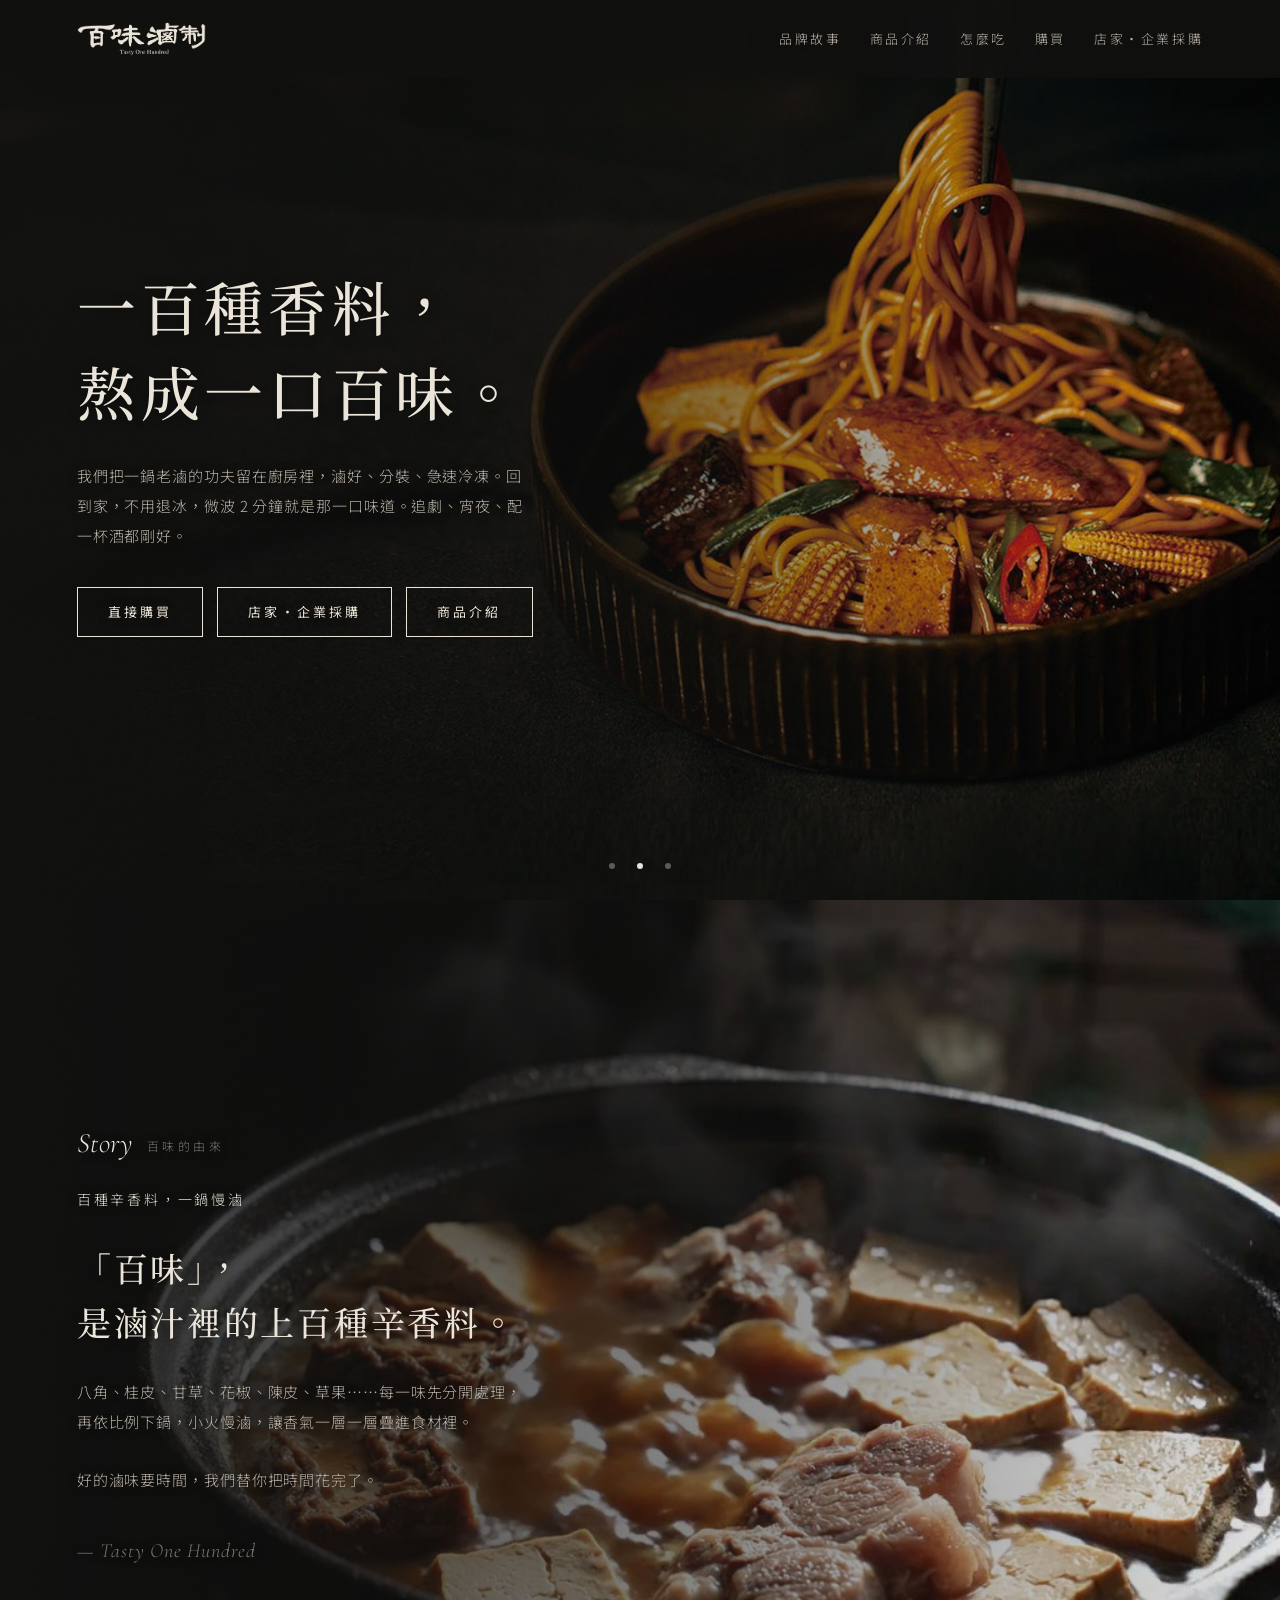
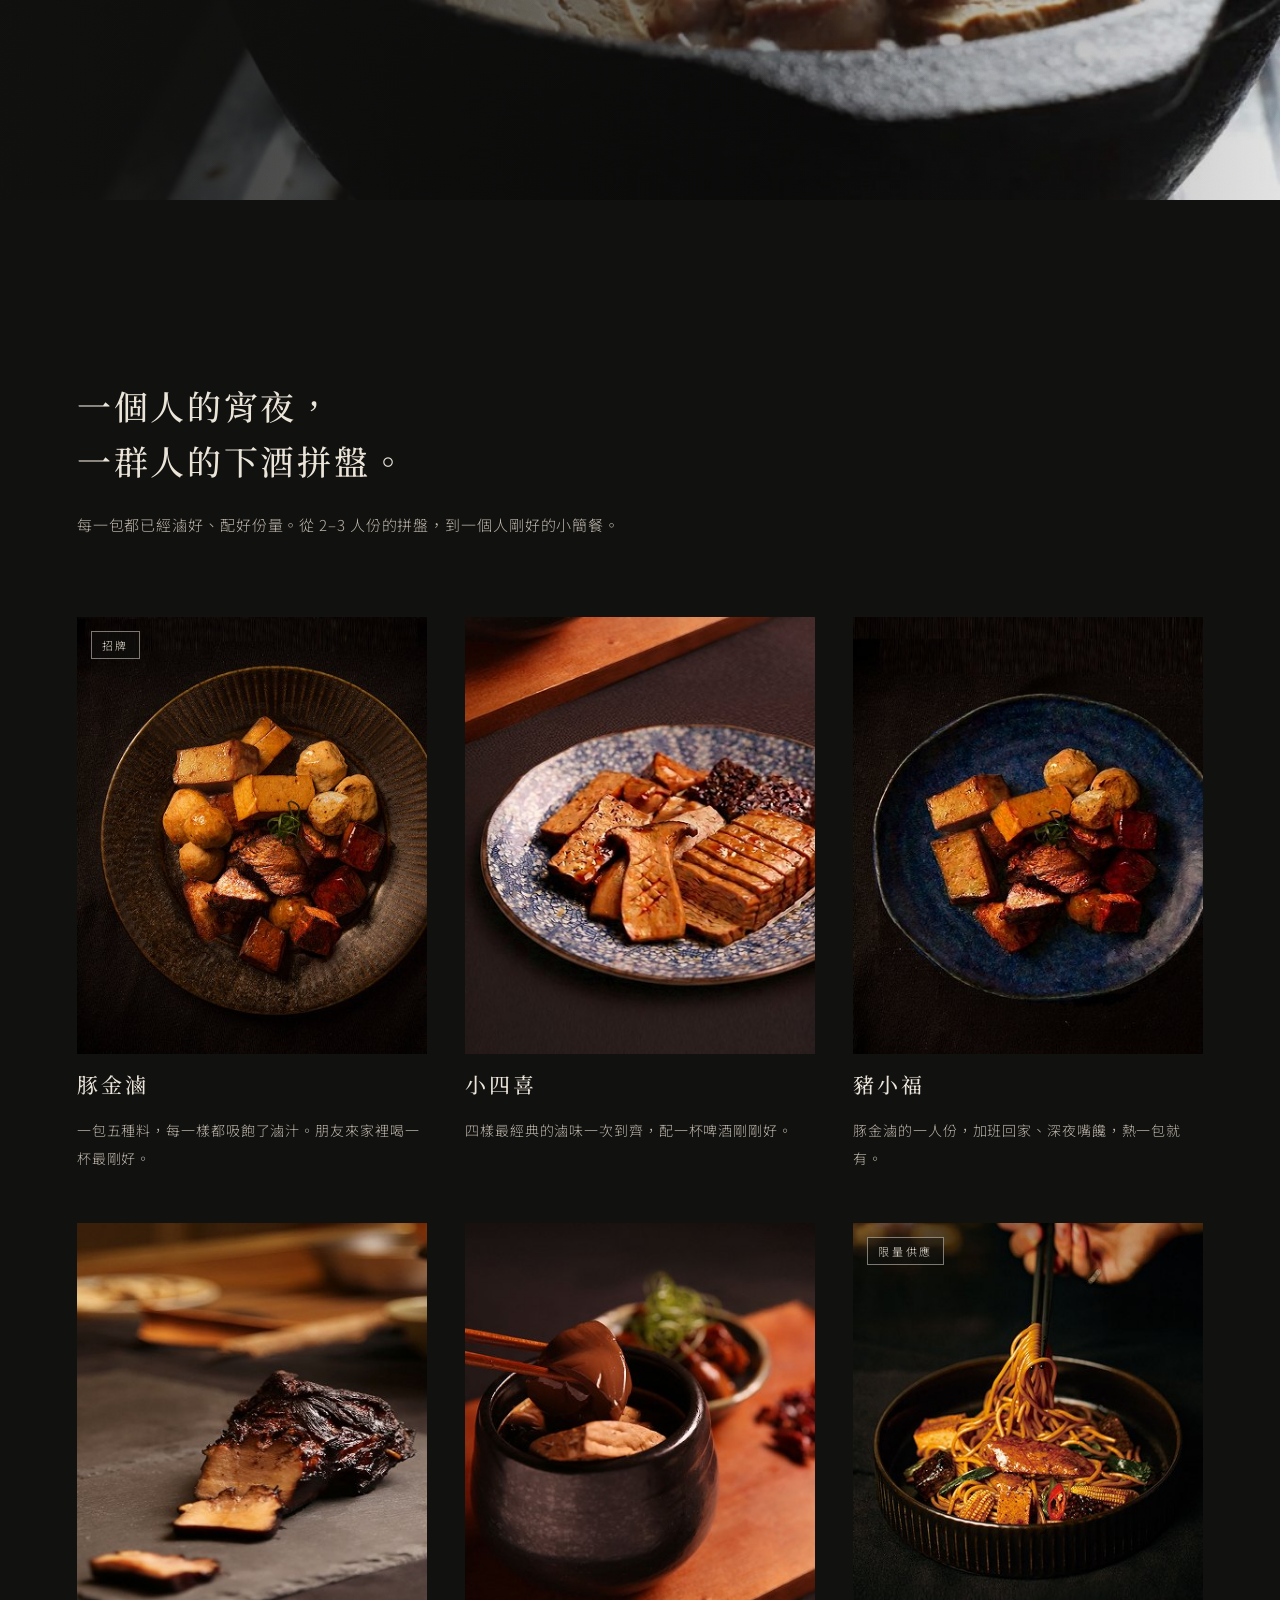
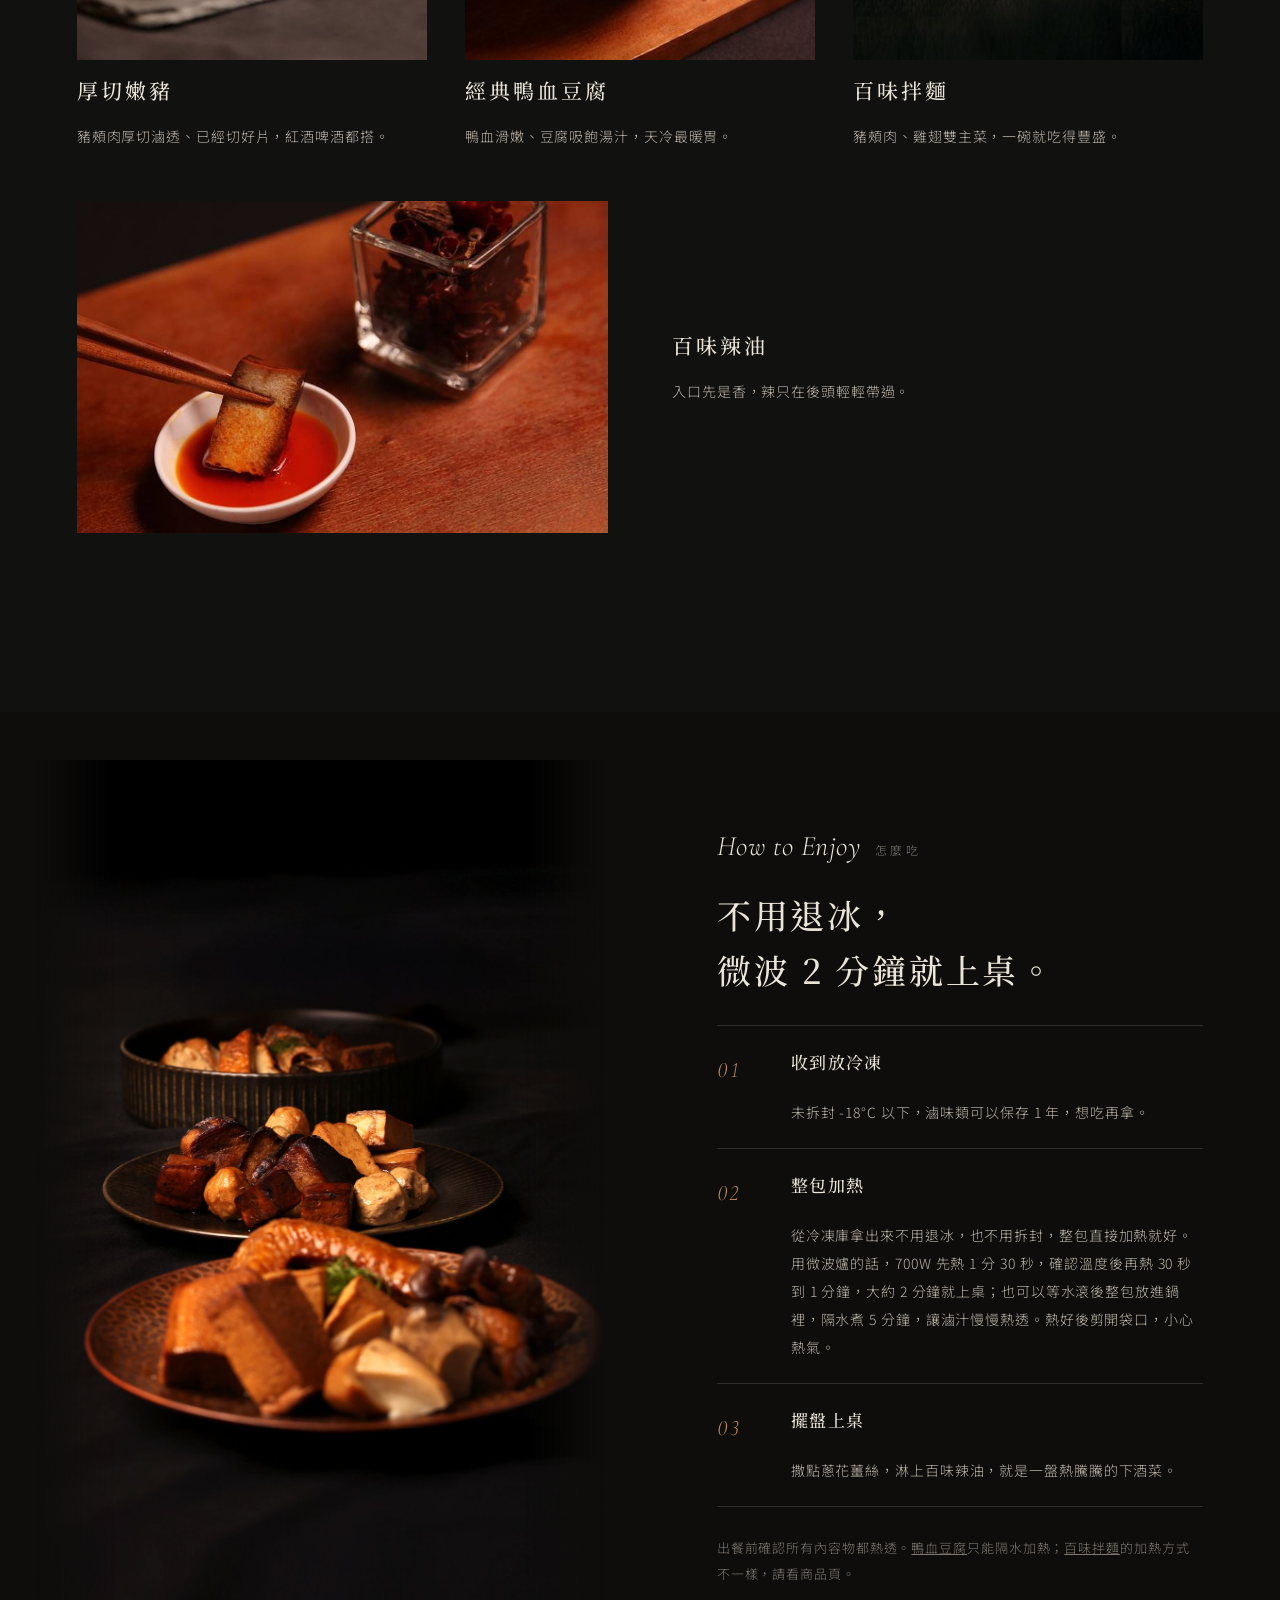
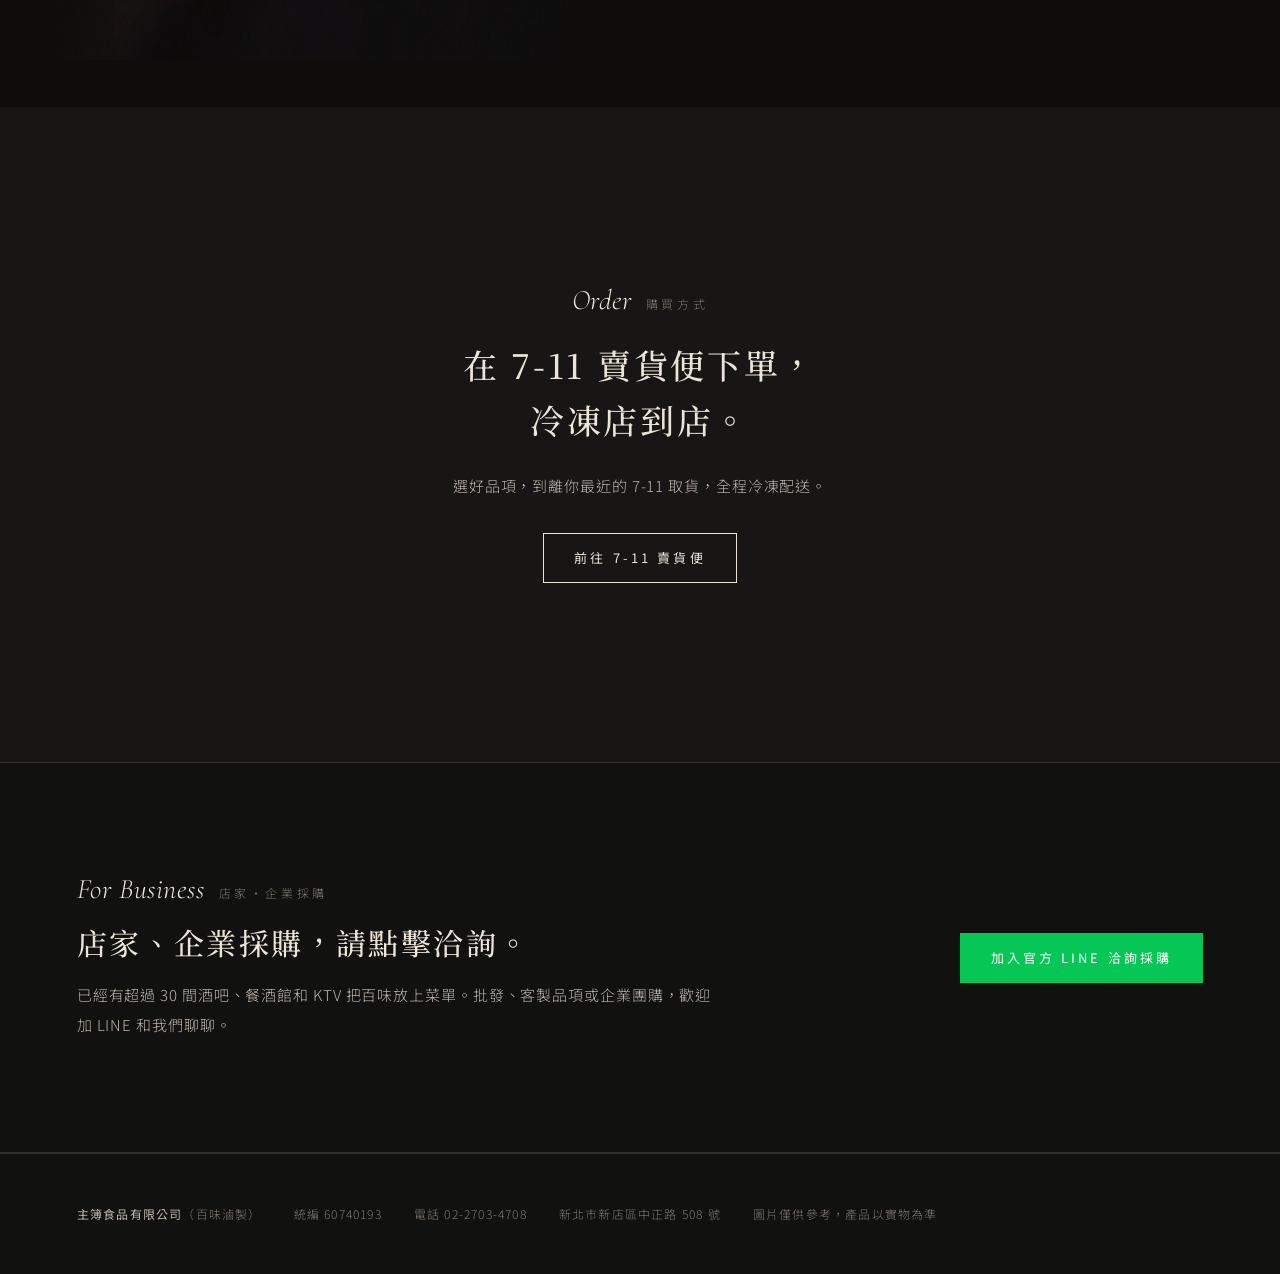
<file: index.html>
<!doctype html>
<html lang="zh-Hant">
<head>
<meta charset="utf-8">
<meta name="viewport" content="width=device-width, initial-scale=1, viewport-fit=cover">
<meta name="description" content="百味滷製：一鍋百種辛香料慢滷的滷汁，急速冷凍，不用退冰，微波 2 分鐘就上桌。追劇、宵夜、配一杯酒都剛好。7-11 冷凍店到店。">
<!-- ===== Meta Pixel：到 Meta 事件管理工具複製你的 Pixel 程式碼，貼在這裡 ===== -->
<title>百味滷製</title>
<link rel="icon" href="favicon.ico?v=20261113" sizes="any">
<link rel="icon" type="image/png" sizes="32x32" href="assets/img/favicon-32.png?v=20261113">
<link rel="apple-touch-icon" href="apple-touch-icon.png?v=20261113">
<link rel="preconnect" href="https://fonts.googleapis.com">
<link rel="preconnect" href="https://fonts.gstatic.com" crossorigin>
<link rel="stylesheet" href="https://fonts.googleapis.com/css2?family=Noto+Serif+TC:wght@400;500&family=Noto+Sans+TC:wght@300;400;500&family=Cormorant+Garamond:ital,wght@0,400;0,500;1,400&display=swap">
<!-- 改了 site.css 或 site.js 之後，要把這裡和頁尾 site.js 的 ?v= 換成當天日期，不然訪客的瀏覽器會繼續用舊檔，版面會跑掉 -->
<link rel="stylesheet" href="assets/site.css?v=20261111">
<script>document.documentElement.className += " js";</script>
<style>
/* 首頁（一頁式，給一般消費者）：品牌故事 → 品項介紹 → 怎麼吃 → 怎麼買；店家採購導到 LINE */
/* 選單列：一開始就是深色底（照設計稿） */
.top{background:rgba(17,17,16,.92);backdrop-filter:blur(8px)}
/* logo */
.logo img{height:34px;width:auto}
.sign{font-family:var(--latin);font-style:italic;font-size:20px;color:var(--muted);letter-spacing:.04em;margin-top:8px}
.spices{font-size:13px;color:var(--muted);letter-spacing:.3em;line-height:2.2}
/* 頁尾店家採購（導到 LINE）：LINE 綠色 */
.btn.line{border-color:#06c755;background:#06c755;color:#fff}
.btn.line:hover{background:transparent;color:#06c755}

/* 品項：像菜單一樣排列，不標價格 */
.prods{display:grid;grid-template-columns:repeat(3,1fr);gap:clamp(40px,4vw,64px) clamp(24px,3vw,40px)}
.prod{display:grid;gap:14px;align-content:start;min-width:0}
.prod .ph{aspect-ratio:4/5;overflow:hidden;position:relative;background:var(--bg2)}
.prod .ph img{width:100%;height:100%;object-fit:cover;object-position:var(--fp,50% 50%);transition:transform 1.4s ease}
/* --fp：產品照的裁切中心。p- 開頭的照片德婷已經裁成 4:5、產品置中，不用另外設；辣油還是舊照片所以有設 */
.prod:hover .ph img{transform:scale(1.03)}
/* 整張卡片點下去到商品頁（連結在名稱上，用 ::after 撐滿整張卡片） */
.prod{position:relative}
.prod .go{color:inherit;text-decoration:none}
.prod .go::after{content:"";position:absolute;inset:0;z-index:1}
.prod:hover .go{color:var(--accent)}
.prod .go:focus-visible{outline:none}
.prod:has(.go:focus-visible){outline:1px solid var(--head);outline-offset:6px}
.badge{position:absolute;top:14px;left:14px;font-size:11px;letter-spacing:.24em;color:var(--head);border:1px solid rgba(235,228,216,.5);background:rgba(17,17,16,.55);padding:2px 10px}
.prod h3{font-size:21px;letter-spacing:.14em}
.prod .meta{font-size:12px;color:var(--muted);letter-spacing:.14em;border-bottom:1px solid var(--line);padding-bottom:12px}
.prod .desc{font-size:14px}
.prod.wide{grid-column:1/-1;grid-template-columns:1fr 1fr;gap:clamp(24px,5vw,72px);align-items:center}
.prod.wide .ph{aspect-ratio:16/10}

/* 怎麼吃：左邊照片完整顯示（contain），底色跟照片的黑色一樣，看不出邊 */
#howto{background:#0f0d0c}
#howto .media.whole{background:#0f0d0c;display:grid;place-items:center}
#howto .media.whole img{position:relative;inset:auto;width:auto;height:auto;max-width:100%;max-height:100vh;object-fit:contain;-webkit-mask-image:linear-gradient(90deg,transparent,#000 14%,#000 86%,transparent);mask-image:linear-gradient(90deg,transparent,#000 14%,#000 86%,transparent)}
/* 怎麼吃 */
.steps{display:grid;margin:0;padding:0;list-style:none}
.steps li{display:grid;grid-template-columns:56px 1fr;gap:6px 18px;padding-block:22px;border-bottom:1px solid var(--line)}
.steps li:first-child{border-top:1px solid var(--line)}
.steps .n{font-family:var(--latin);font-style:italic;font-size:22px;color:var(--accent)}
.steps h3{font-size:17px}
.steps p{grid-column:2;font-size:14px}

/* 店家採購導流 */
.biz-band{border-top:1px solid var(--line);border-bottom:1px solid var(--line);padding:clamp(64px,9vw,112px) var(--pad);display:grid;grid-template-columns:1fr auto;gap:32px 64px;align-items:center}
.biz-band .t{display:grid;gap:14px;max-width:640px}
.biz-band h2{font-size:clamp(22px,2.4vw,30px)}

@media (max-width:900px){
  /* 手機版首頁：輪播照片完整顯示在上方，不被文字遮住；圓點在照片下面，文字和按鈕接在後面 */
  .hero{flex-direction:column;align-items:stretch;justify-content:flex-start;min-height:0;padding-top:84px}
  .hero .media{position:relative;inset:auto;z-index:0;aspect-ratio:1/1;order:1}
  .hero .media::after{display:none}
  .hero .dots{position:static;transform:none;order:2;justify-content:center;margin-top:6px}
  .hero .text{order:3;padding:20px var(--pad) 64px;text-shadow:none}
  /* 手機版怎麼吃：照片鋪滿當背景，加深色漸層，文字疊在照片上 */
  #howto{position:relative;isolation:isolate}
  #howto .media.whole{position:absolute;inset:0;z-index:-1;aspect-ratio:auto;display:block}
  #howto .media.whole img{position:absolute;inset:0;width:100%;height:100%;max-height:none;object-fit:cover;object-position:50% 75%;-webkit-mask-image:none;mask-image:none}
  #howto .media.whole::after{content:"";position:absolute;inset:0;background:linear-gradient(180deg,rgba(15,13,12,.55) 0%,rgba(15,13,12,.78) 40%,rgba(15,13,12,.9) 100%)}
  #howto .text{padding-top:96px;text-shadow:0 1px 12px rgba(0,0,0,.5)}
  .prods{grid-template-columns:1fr 1fr}
  .prod.wide{grid-template-columns:1fr}
  .biz-band{grid-template-columns:1fr}
}
@media (max-width:560px){
  .prods{grid-template-columns:1fr}
  .biz-band .btn{width:100%}
}
</style>
</head>
<body>

<header class="top">
  <a class="logo" href="./" aria-label="百味滷制 首頁"><img src="assets/img/logo.png" alt="百味滷制 Tasty One Hundred" width="337" height="89"></a>
  <nav class="nav" aria-label="主選單">
    <a href="#story">品牌故事</a>
    <a href="#menu">商品介紹</a>
    <a href="#howto">怎麼吃</a>
    <a href="#buy">購買</a>
    <a class="biz" href="#business" data-cta="biz-nav">店家・企業採購</a>
  </nav>
  <button class="burger" aria-label="開啟選單"><i></i><i></i></button>
</header>
<div class="menu" role="dialog" aria-label="選單">
  <button class="x">CLOSE ✕</button>
  <a href="#story">品牌故事</a>
  <a href="#menu">商品介紹</a>
  <a href="#howto">怎麼吃</a>
  <a href="#buy">購買</a>
  <a href="#business" data-cta="biz-menu">店家・企業採購</a>
</div>

<!-- ============ HERO ============ -->
<!-- 待確認：賣貨便連結目前打不開（顯示「賣場資料不存在」），請換成正確的賣場網址。本頁有 2 個按鈕用到，搜尋 GM250926569503 就能找到 -->
<section class="full hero">
  <div class="text">
    <h1 class="rv">一百種香料，<br>熬成一口百味。</h1>
    <p class="rv">我們把一鍋老滷的功夫留在廚房裡，滷好、分裝、急速冷凍。回到家，不用退冰，微波 2 分鐘就是那一口味道。追劇、宵夜、配一杯酒都剛好。</p>
    <div class="btns rv">
      <a class="btn" href="https://myship.7-11.com.tw/general/detail/GM250926569503" target="_blank" rel="noopener" data-cta="buy-hero">直接購買</a>
      <a class="btn" href="#business" data-cta="biz-hero">店家・企業採購</a>
      <a class="btn" href="#menu" data-cta="menu-hero">商品介紹</a>
    </div>
  </div>
  <!-- 輪播：每 6 秒換一張，下方圓點可以切換。照片是德婷做的 1920 寬版本，左邊留暗放字；--fp 是手機版的裁切中心 -->
  <div class="media rv slides">
    <img class="on" src="assets/img/hero-1.jpg" alt="兩盤百味滷味放在黑色桌面上" style="--fp:62% 50%">
    <img loading="lazy" src="assets/img/hero-2.jpg" alt="筷子夾起百味拌麵" style="--fp:68% 50%">
    <img loading="lazy" src="assets/img/hero-3.jpg" alt="筷子夾起一塊滷豆乾，石板上擺著滷味" style="--fp:60% 50%">
  </div>
  <div class="dots" aria-label="切換首頁照片"></div>
</section>

<!-- ============ STORY ============ -->
<!-- 待確認：以下故事為草稿，辛香料種類、熬滷方式等細節請依實際情況修改（b2b/index.html 的故事區塊也要一起改） -->
<!-- 背景影片：assets/video/story.mp4；影片載入前、或手機省電模式不自動播放時，顯示 story-poster.jpg -->
<section class="full" id="story">
  <div class="text">
    <span class="label rv">Story<small>百味的由來</small></span>
    <p class="lead rv">百種辛香料，一鍋慢滷</p>
    <h2 class="rv">「百味」，<br>是滷汁裡的上百種辛香料。</h2>
    <p class="rv">八角、桂皮、甘草、花椒、陳皮、草果⋯⋯每一味先分開處理，再依比例下鍋，小火慢滷，讓香氣一層一層疊進食材裡。</p>
    <p class="rv">好的滷味要時間，我們替你把時間花完了。</p>
    <p class="sign rv">— Tasty One Hundred</p>
  </div>
  <div class="media"><span class="grain" aria-hidden="true"></span><video class="bg-video" autoplay muted loop playsinline preload="metadata" poster="assets/img/story-poster.jpg" aria-hidden="true"><source src="assets/video/story.mp4" type="video/mp4"></video></div>
</section>

<!-- ============ MENU ============ -->
<section class="sec" id="menu">
  <div class="wrap">
    <div class="head">
      <h2 class="rv">一個人的宵夜，<br>一群人的下酒拼盤。</h2>
      <p class="rv">每一包都已經滷好、配好份量。從 2–3 人份的拼盤，到一個人剛好的小簡餐。</p>
    </div>
    <div class="prods">
      <article class="prod rv">
        <div class="ph"><img loading="lazy" src="assets/img/p-zmf.jpg" alt="豚金滷"><span class="badge">招牌</span></div>
        <h3><a class="go" href="product.html?p=zmf">豚金滷</a></h3>
        <p class="desc">一包五種料，每一樣都吸飽了滷汁。朋友來家裡喝一杯最剛好。</p>
      </article>
      <article class="prod rv">
        <div class="ph"><img loading="lazy" src="assets/img/p-ssx.jpg" alt="小四喜"></div>
        <h3><a class="go" href="product.html?p=ssx">小四喜</a></h3>
        <p class="desc">四樣最經典的滷味一次到齊，配一杯啤酒剛剛好。</p>
      </article>
      <article class="prod rv">
        <div class="ph"><img loading="lazy" src="assets/img/p-zxf.jpg" alt="豬小福"></div>
        <h3><a class="go" href="product.html?p=zxf">豬小福</a></h3>
        <p class="desc">豚金滷的一人份，加班回家、深夜嘴饞，熱一包就有。</p>
      </article>
      <article class="prod rv">
        <div class="ph"><img loading="lazy" src="assets/img/p-hq.jpg" alt="厚切嫩豬"></div>
        <h3><a class="go" href="product.html?p=hq">厚切嫩豬</a></h3>
        <p class="desc">豬頰肉厚切滷透、已經切好片，紅酒啤酒都搭。</p>
      </article>
      <article class="prod rv">
        <div class="ph"><img loading="lazy" src="assets/img/p-yx.jpg" alt="經典鴨血豆腐"></div>
        <h3><a class="go" href="product.html?p=yx">經典鴨血豆腐</a></h3>
        <p class="desc">鴨血滑嫩、豆腐吸飽湯汁，天冷最暖胃。</p>
      </article>
      <article class="prod rv">
        <div class="ph"><img loading="lazy" src="assets/img/p-noodle.jpg" alt="百味拌麵"><span class="badge">限量供應</span></div>
        <h3><a class="go" href="product.html?p=noodle">百味拌麵</a></h3>
        <p class="desc">豬頰肉、雞翅雙主菜，一碗就吃得豐盛。</p>
      </article>
      <article class="prod wide rv">
        <div class="ph"><img loading="lazy" src="assets/img/oil.jpg" alt="百味辣油" style="--fp:55% 58%"></div>
        <div style="display:grid;gap:14px">
          <h3><a class="go" href="product.html?p=oil">百味辣油</a></h3>
          <p class="desc">入口先是香，辣只在後頭輕輕帶過。</p>
        </div>
      </article>
    </div>
  </div>
</section>

<!-- ============ HOW TO ============ -->
<!-- 怎麼吃：照片解析度不夠滿版，改回左圖右文；照片完整顯示、不裁切，擺盤都在畫面內 -->
<section class="split" id="howto">
  <div class="media rv whole"><img src="assets/img/howto.jpg" width="1200" height="1905" alt="三盤百味滷味疊放在黑色桌面上"></div>
  <div class="text">
    <span class="label rv">How to Enjoy<small>怎麼吃</small></span>
    <h2 class="rv">不用退冰，<br>微波 2 分鐘就上桌。</h2>
    <ol class="steps rv">
      <li><span class="n">01</span><h3>收到放冷凍</h3><p>未拆封 -18°C 以下，滷味類可以保存 1 年，想吃再拿。</p></li>
      <li><span class="n">02</span><h3>整包加熱</h3><p>從冷凍庫拿出來不用退冰，也不用拆封，整包直接加熱就好。用微波爐的話，700W 先熱 1 分 30 秒，確認溫度後再熱 30 秒到 1 分鐘，大約 2 分鐘就上桌；也可以等水滾後整包放進鍋裡，隔水煮 5 分鐘，讓滷汁慢慢熱透。熱好後剪開袋口，小心熱氣。</p></li>
      <li><span class="n">03</span><h3>擺盤上桌</h3><p>撒點蔥花薑絲，淋上百味辣油，就是一盤熱騰騰的下酒菜。</p></li>
    </ol>
    <p class="note rv">出餐前確認所有內容物都熱透。<a href="product.html?p=yx">鴨血豆腐</a>只能隔水加熱；<a href="product.html?p=noodle">百味拌麵</a>的加熱方式不一樣，請看商品頁。</p>
  </div>
</section>

<!-- ============ BUY ============ -->
<section class="sec alt" id="buy" style="text-align:center">
  <div class="wrap" style="display:grid;gap:24px;justify-items:center">
    <span class="label rv">Order<small>購買方式</small></span>
    <h2 class="rv">在 7-11 賣貨便下單，<br>冷凍店到店。</h2>
    <p class="rv">選好品項，到離你最近的 7-11 取貨，全程冷凍配送。</p>
    <div class="btns rv" style="justify-content:center"><a class="btn" href="https://myship.7-11.com.tw/general/detail/GM250926569503" target="_blank" rel="noopener" data-cta="buy-order">前往 7-11 賣貨便</a></div>
  </div>
</section>

<!-- ============ FOR BUSINESS ============ -->
<section class="biz-band" id="business">
  <div class="t">
    <span class="label rv">For Business<small>店家・企業採購</small></span>
    <h2 class="rv">店家、企業採購，請點擊洽詢。</h2>
    <p class="rv">已經有超過 30 間酒吧、餐酒館和 KTV 把百味放上菜單。批發、客製品項或企業團購，歡迎加 LINE 和我們聊聊。</p>
  </div>
  <a class="btn line rv" href="https://lin.ee/7zMBIqU" target="_blank" rel="noopener" data-cta="line-biz-band">加入官方 LINE 洽詢採購</a>
</section>

<footer>
  <span><b>主簿食品有限公司</b>（百味滷製）</span>
  <span>統編 60740193</span>
  <span>電話 02-2703-4708</span>
  <span>新北市新店區中正路 508 號</span>
  <span>圖片僅供參考，產品以實物為準</span>
</footer>

<script src="assets/site.js?v=20261110"></script>
</body>
</html>
</file>
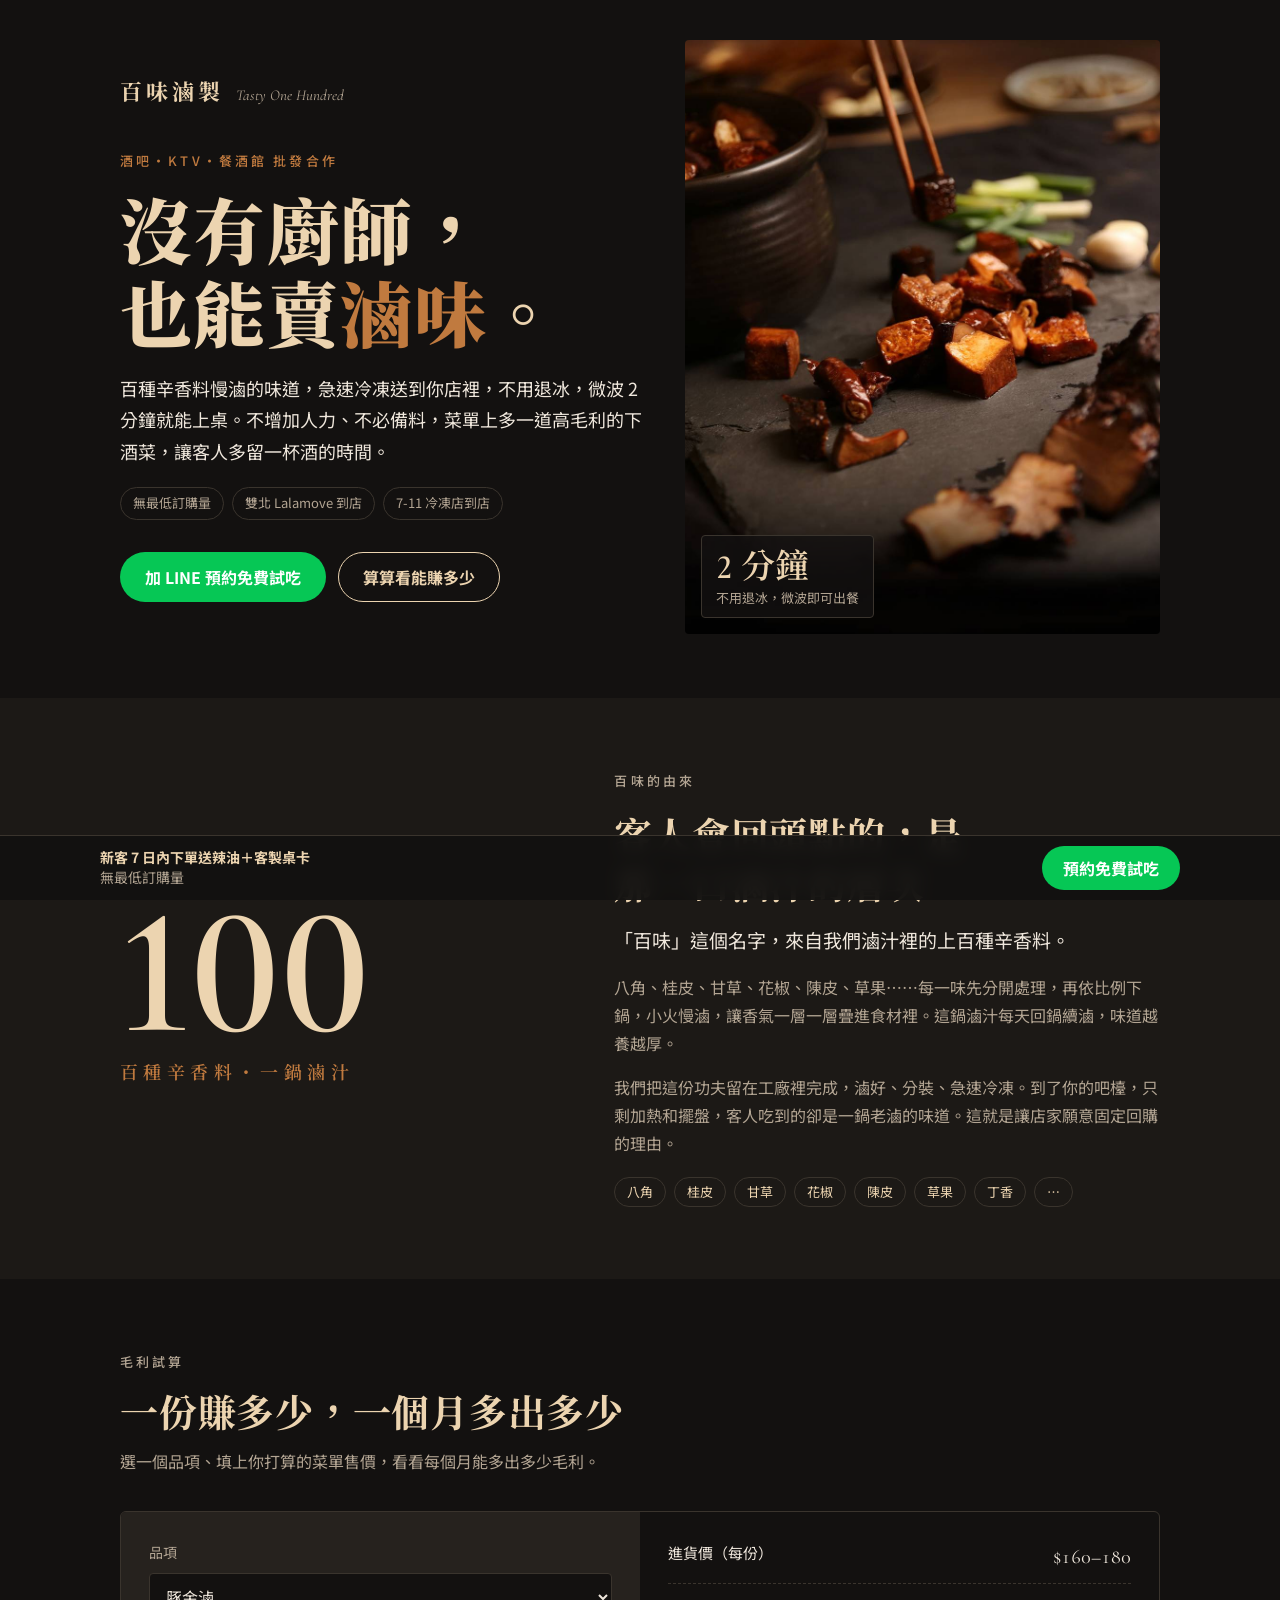
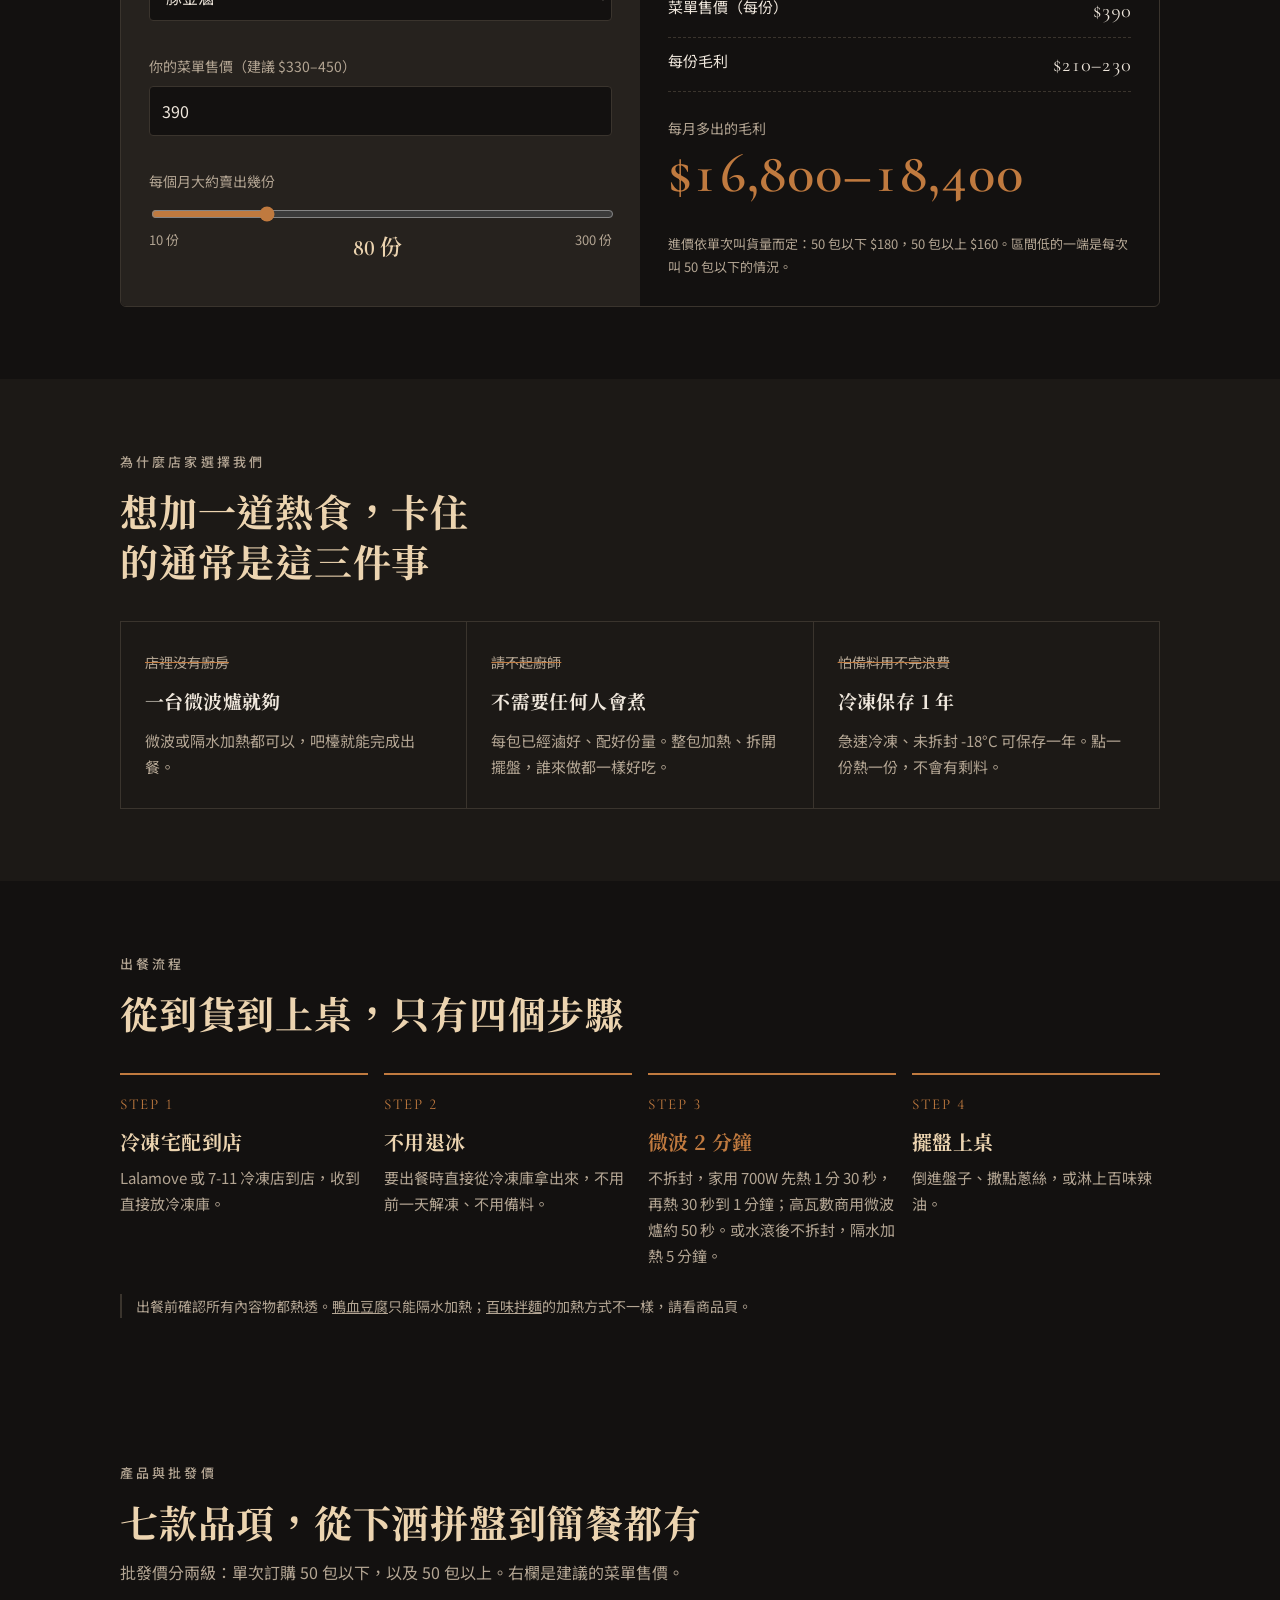
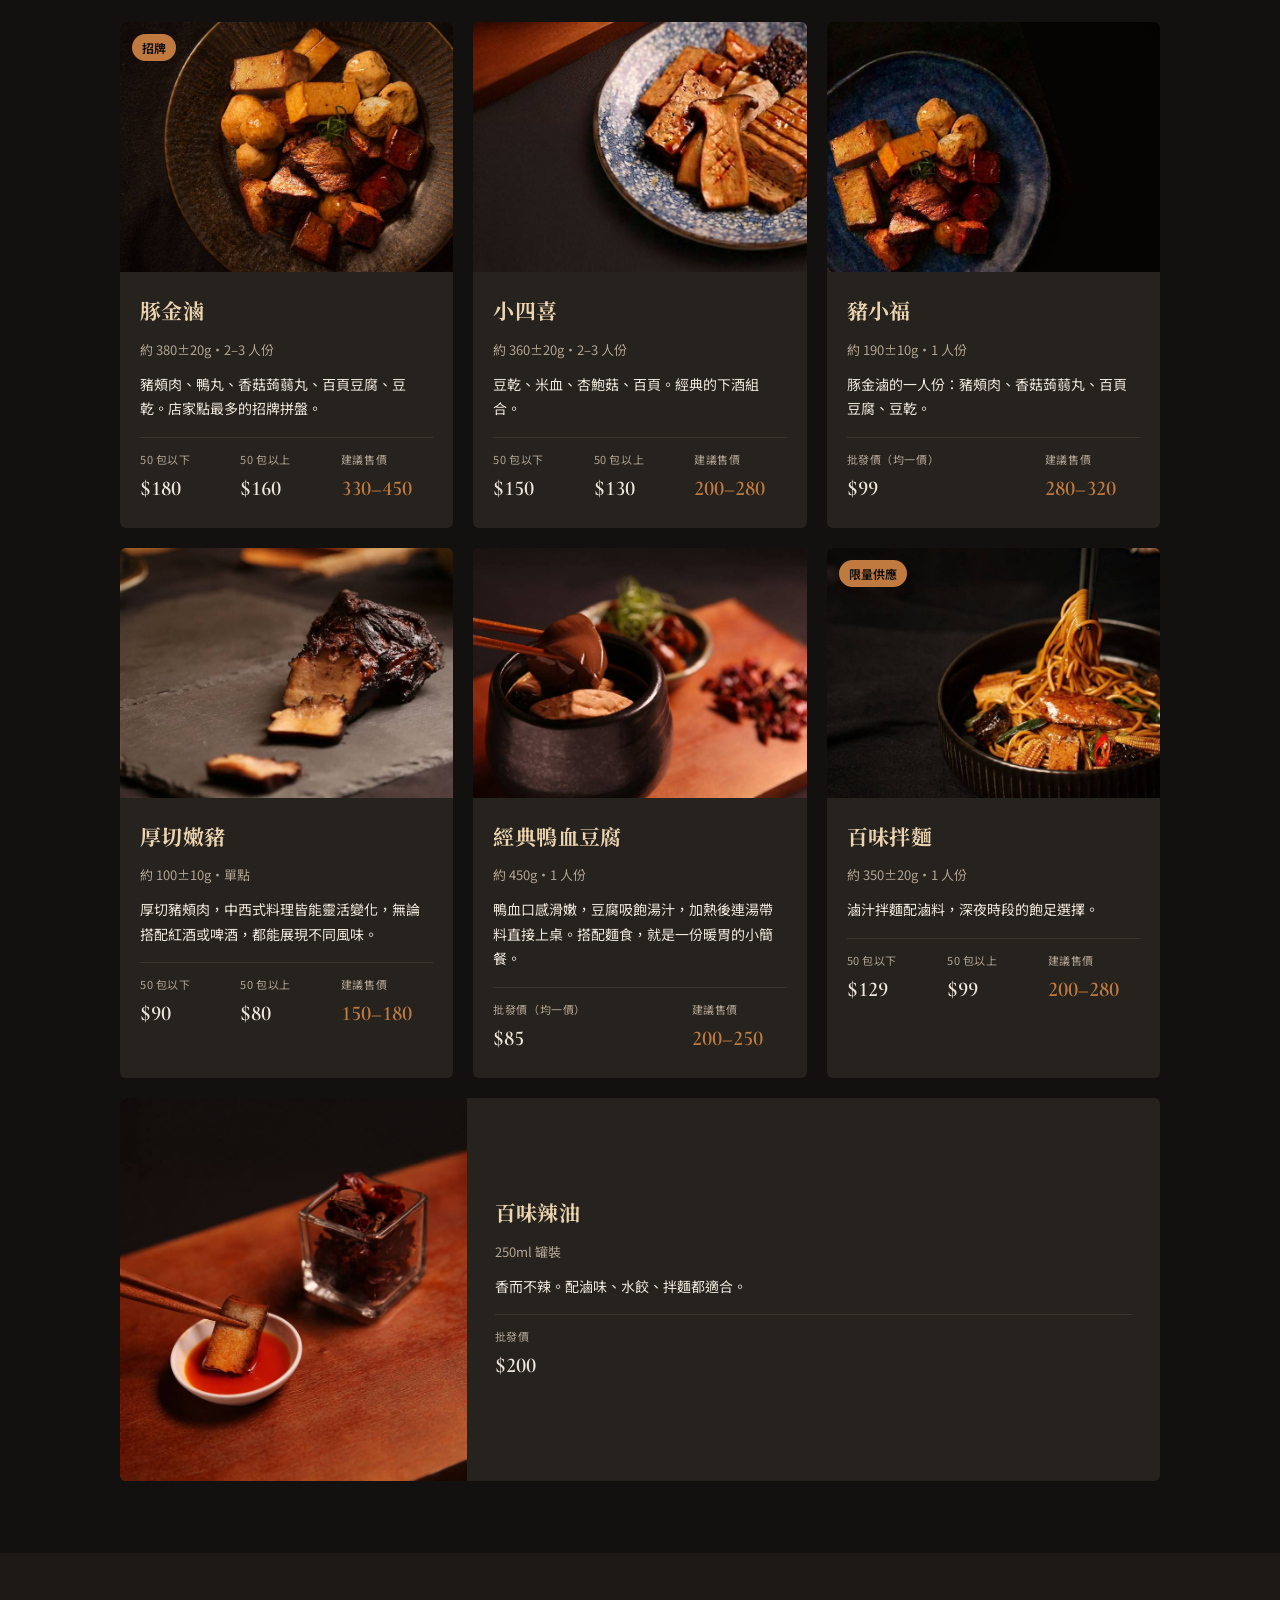
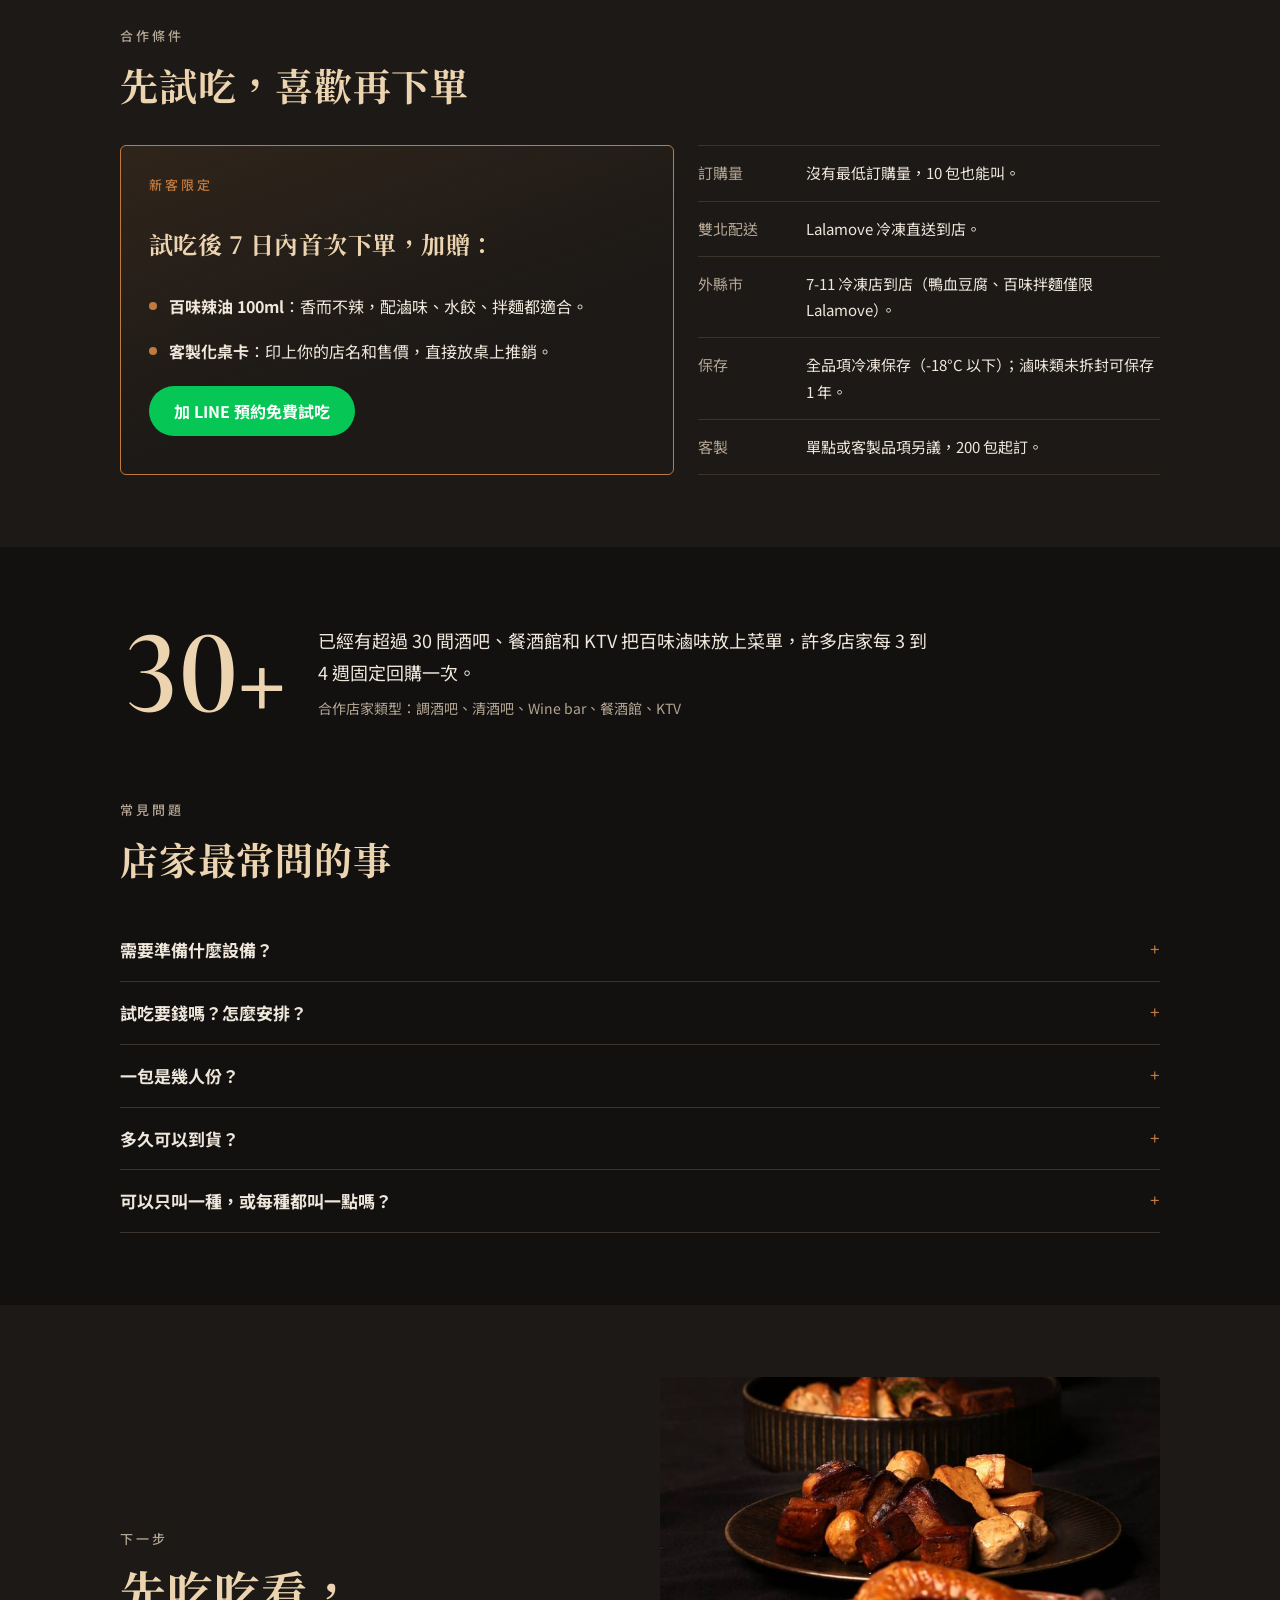
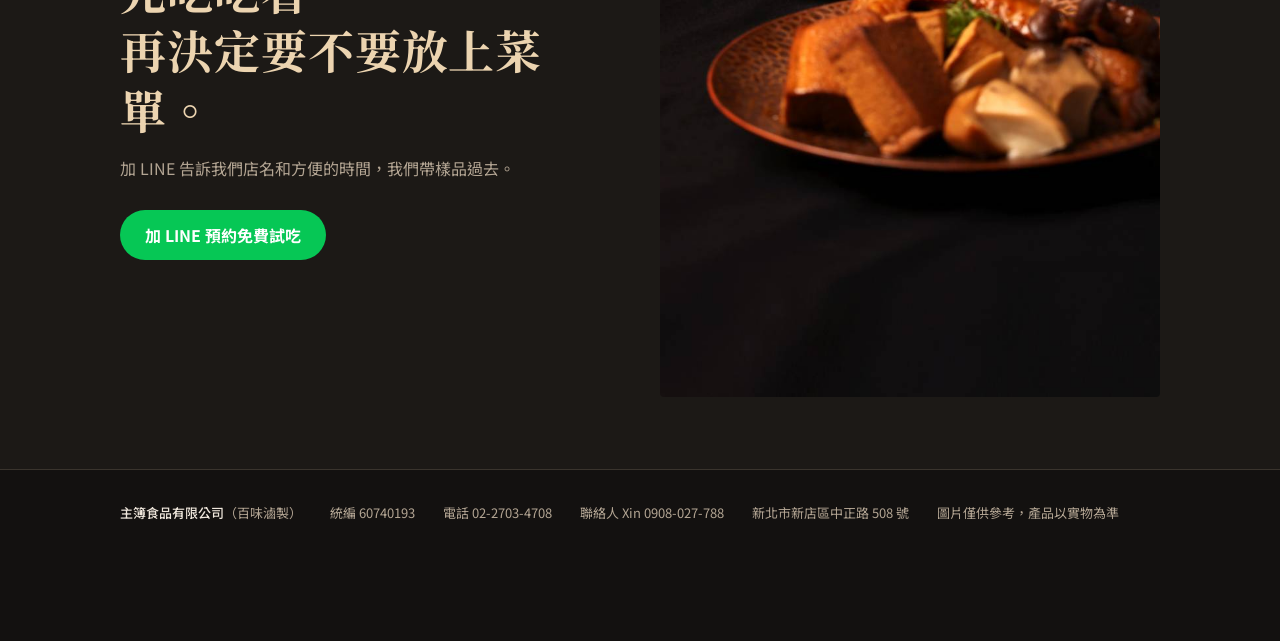
<file: b2b/index.html>
<!doctype html>
<html lang="zh-Hant">
<head>
<meta charset="utf-8">
<meta name="viewport" content="width=device-width, initial-scale=1, viewport-fit=cover">
<meta name="description" content="百味滷製冷凍滷味組合包，專為酒吧、KTV、餐酒館設計。百種辛香料慢滷，沒有廚師也能賣滷味：不用退冰，微波 2 分鐘上桌，為菜單多一道高毛利下酒菜，無最低訂購量。">
<!-- ===== Meta Pixel：到 Meta 事件管理工具複製你的 Pixel 程式碼，貼在這裡 ===== -->
<title>百味滷製 店家合作</title>
<!-- 分頁圖示：換圖後把 ?v= 換成當天日期，瀏覽器才會抓新圖 -->
<link rel="icon" href="../favicon.ico?v=20261113" sizes="any">
<link rel="icon" type="image/png" sizes="32x32" href="../assets/img/favicon-32.png?v=20261113">
<link rel="apple-touch-icon" href="../apple-touch-icon.png?v=20261113">
<link rel="preconnect" href="https://fonts.googleapis.com">
<link rel="preconnect" href="https://fonts.gstatic.com" crossorigin>
<link rel="stylesheet" href="https://fonts.googleapis.com/css2?family=Noto+Serif+TC:wght@500;700;900&family=Noto+Sans+TC:wght@400;500;700&family=Cormorant+Garamond:wght@500;600&display=swap">
<style>
/* Layout: 夜間酒吧吧檯 — 深色長頁，左文右圖的 hero，價格以帳單式欄位呈現，底部固定 CTA */
.val,.big b,.bill,.price b,.stamp b,.trust .num,.step .n{font-variant-numeric:lining-nums tabular-nums}
:root{
  --ink:#131110;        /* 頁面底色：吧檯暗面 */
  --soot:#1c1916;       /* 區塊底色 */
  --slate:#26221e;      /* 卡片底色：石板 */
  --line:#3a342d;       /* 細線 */
  --cream:#ecd4b0;      /* 品牌米金：同 logo 字色 */
  --braise:#c07a3f;     /* 滷汁琥珀：強調色 */
  --text:#efe7dc;
  --muted:#b3a593;
  --display:"Noto Serif TC","Songti TC","PMingLiU",serif;
  --body:"Noto Sans TC","PingFang TC","Microsoft JhengHei",system-ui,sans-serif;
  --num:"Cormorant Garamond","Noto Serif TC",Georgia,serif;
  color-scheme:dark;
}
*{box-sizing:border-box}
html{scroll-behavior:smooth}
@media (prefers-reduced-motion:reduce){html{scroll-behavior:auto}*{transition:none!important}}
body{background:var(--ink);color:var(--text);font-family:var(--body);font-size:16px;line-height:1.75;margin:0;padding-bottom:84px}
img{max-width:100%;display:block}
a{color:inherit}
.wrap{max-width:1080px;margin:0 auto;padding-inline:20px}
h1,h2,h3{font-family:var(--display);text-wrap:balance;margin:0;font-weight:700;letter-spacing:.02em}
h2{font-size:clamp(26px,4.4vw,38px);line-height:1.3;color:var(--cream)}
p{margin:0}
.eyebrow{font-size:13px;letter-spacing:.24em;color:var(--braise);font-weight:500}
section{padding-block:72px}
.sec-head{display:grid;gap:12px;margin-bottom:36px;max-width:640px}
.sec-head p{color:var(--muted)}

/* buttons */
.btn{display:inline-flex;align-items:center;justify-content:center;gap:8px;min-height:50px;padding:0 24px;border-radius:999px;font-weight:700;font-size:16px;text-decoration:none;border:1px solid transparent;cursor:pointer;transition:transform .15s,background .15s}
.btn:hover{transform:translateY(-1px)}
.btn:focus-visible{outline:2px solid var(--cream);outline-offset:3px}
.btn-line{background:#06c755;color:#fff}
.btn-ghost{border-color:var(--cream);color:var(--cream);background:transparent}
.btn-ghost:hover{background:rgba(236,212,176,.08)}

/* hero */
.hero{padding-block:40px 64px;position:relative;overflow:hidden}
.hero .wrap{display:grid;grid-template-columns:1.05fr .95fr;gap:40px;align-items:center}
.brand{display:flex;align-items:baseline;gap:12px;margin-bottom:40px}
.brand b{font-family:var(--display);font-size:22px;color:var(--cream);letter-spacing:.18em}
.brand span{font-family:var(--num);font-style:italic;color:var(--muted);font-size:15px}
.hero h1{font-size:clamp(40px,7vw,72px);line-height:1.15;color:var(--cream);font-weight:900}
.hero h1 em{font-style:normal;color:var(--braise)}
.hero .lede{margin-top:20px;font-size:18px;color:var(--text);max-width:30em}
.hero .tags{display:flex;flex-wrap:wrap;gap:8px;margin-top:20px}
.tag{font-size:13px;border:1px solid var(--line);border-radius:999px;padding:4px 12px;color:var(--muted)}
.hero .ctas{display:flex;flex-wrap:wrap;gap:12px;margin-top:32px}
.hero-img{position:relative;border-radius:4px;overflow:hidden;aspect-ratio:4/5;max-width:100%}
.hero-img img{width:100%;height:100%;object-fit:cover}
.stamp{position:absolute;left:16px;bottom:16px;background:rgba(19,17,16,.82);border:1px solid var(--line);padding:10px 14px;border-radius:4px;display:grid;line-height:1.3}
.stamp b{font-family:var(--num);font-size:34px;color:var(--cream);font-weight:600}
.stamp span{font-size:13px;color:var(--muted)}

/* story */
.story{background:var(--soot)}
.story .wrap{display:grid;grid-template-columns:.9fr 1.1fr;gap:48px;align-items:center}
.story .big100{font-family:var(--num);font-size:clamp(96px,16vw,180px);line-height:.85;font-variant-numeric:lining-nums;color:var(--cream);font-weight:600}
.story .big100 small{display:block;font-family:var(--display);font-size:18px;color:var(--braise);letter-spacing:.3em;margin-top:14px}
.story-body{display:grid;gap:16px}
.story-body p{color:var(--muted)}
.story-body p.lead{font-size:19px;color:var(--text)}
.spices{display:flex;flex-wrap:wrap;gap:8px;margin-top:4px}
.spices span{font-size:13px;color:var(--cream);border:1px solid var(--line);border-radius:999px;padding:3px 12px}

/* pain */
.pain{background:var(--soot)}
.pain-grid{display:grid;grid-template-columns:repeat(3,1fr);gap:1px;background:var(--line);border:1px solid var(--line)}
.pain-grid div{background:var(--soot);padding:28px 24px;display:grid;gap:10px;align-content:start}
.pain-grid h3{font-size:19px;color:var(--text)}
.pain-grid .q{font-size:14px;color:var(--muted);text-decoration:line-through;text-decoration-color:var(--braise)}
.pain-grid p:last-child{color:var(--muted);font-size:15px}

/* flow */
.flow{display:grid;grid-template-columns:repeat(4,1fr);gap:16px;counter-reset:s}
.step{border-top:2px solid var(--braise);padding-top:16px;display:grid;gap:6px;align-content:start}
.step .n{font-family:var(--num);font-size:15px;color:var(--braise);letter-spacing:.1em}
.step h3{font-size:20px;color:var(--cream)}
.step p{color:var(--muted);font-size:15px}
.step.hot h3{color:var(--braise)}
.flow-note{margin-top:24px;font-size:14px;color:var(--muted);border-left:2px solid var(--line);padding-left:14px}

/* calculator */
.calc{background:var(--ink)}
.calc-box{display:grid;grid-template-columns:1fr 1fr;gap:0;border:1px solid var(--line);border-radius:6px;overflow:hidden}
.calc-in{padding:28px;display:grid;gap:22px;background:var(--slate)}
.calc-out{padding:28px;display:grid;gap:18px;align-content:center}
label{font-size:14px;color:var(--muted);display:block;margin-bottom:8px}
select,input[type=number]{width:100%;background:var(--ink);color:var(--text);border:1px solid var(--line);border-radius:4px;font:inherit;padding:10px 12px;min-height:46px}
select:focus-visible,input:focus-visible{outline:2px solid var(--braise);outline-offset:1px}
input[type=range]{width:100%;accent-color:var(--braise)}
.tier{border:0;margin:0;padding:0}
.tier legend{font-size:14px;color:var(--muted);margin-bottom:8px;padding:0}
.tier-opts{display:flex;flex-wrap:wrap;gap:8px}
.tier-opts label{margin:0;display:inline-flex;align-items:center;gap:8px;border:1px solid var(--line);border-radius:999px;padding:8px 14px;color:var(--text);cursor:pointer;font-size:14px}
.tier-opts label:has(input:checked){border-color:var(--braise);background:rgba(192,122,63,.14)}
.tier-opts input{accent-color:var(--braise);margin:0}
.upsell{font-size:14px;color:var(--cream);background:rgba(192,122,63,.14);border-left:2px solid var(--braise);padding:10px 12px;border-radius:2px}
.range-row{display:flex;justify-content:space-between;font-size:13px;color:var(--muted);font-variant-numeric:tabular-nums}
.val{font-family:var(--num);font-size:22px;color:var(--cream);font-weight:600}
.bill{display:grid;gap:10px;font-variant-numeric:tabular-nums}
.bill div{display:flex;justify-content:space-between;gap:12px;border-bottom:1px dashed var(--line);padding-bottom:8px;font-size:15px}
.bill div span:last-child{font-family:var(--num);font-size:20px}
.big{display:grid;gap:4px;margin-top:6px}
.big span{font-size:14px;color:var(--muted)}
.big b{overflow-wrap:anywhere;font-family:var(--num);font-size:clamp(32px,6vw,56px);line-height:1;color:var(--braise);font-weight:600;font-variant-numeric:tabular-nums}
.calc-foot{font-size:13px;color:var(--muted);margin-top:14px}

/* products */
.prod-grid{display:grid;grid-template-columns:repeat(3,1fr);gap:20px}
.prod{background:var(--slate);border-radius:6px;overflow:hidden;display:grid;grid-template-rows:auto 1fr;min-width:0}
.prod .ph{aspect-ratio:4/3;overflow:hidden;position:relative}
.prod .ph img{width:100%;height:100%;object-fit:cover}
.badge{position:absolute;top:12px;left:12px;background:var(--braise);color:var(--ink);font-size:12px;font-weight:700;padding:3px 10px;border-radius:999px}
.prod .bd{padding:20px;display:grid;gap:10px;align-content:start}
.prod h3{font-size:21px;color:var(--cream)}
.prod .meta{font-size:13px;color:var(--muted)}
.prod .desc{font-size:14px;color:var(--text)}
.price{display:grid;grid-template-columns:1fr 1fr 1fr;border-top:1px solid var(--line);margin-top:6px;padding-top:12px;gap:8px;font-variant-numeric:tabular-nums}
.price div{display:grid;gap:2px}
.price small{font-size:11px;color:var(--muted);letter-spacing:.05em}
.price b{font-family:var(--num);font-size:21px;font-weight:600;color:var(--text)}
.price .sug b{color:var(--braise)}
.price.flat{grid-template-columns:2fr 1fr}
.prod.wide{grid-column:1/-1;grid-template-columns:minmax(0,1fr) minmax(0,2fr);grid-template-rows:none}
.prod.wide .ph{aspect-ratio:auto;min-height:220px}
.prod.wide .bd{align-content:center;padding:28px}
@media (max-width:560px){.prod.wide{grid-template-columns:1fr}.prod.wide .ph{aspect-ratio:4/3}}

/* terms */
.terms{background:var(--soot)}
.terms-grid{display:grid;grid-template-columns:1.2fr 1fr;gap:24px}
.offer{border:1px solid var(--braise);border-radius:6px;padding:28px;display:grid;gap:16px;background:linear-gradient(160deg,rgba(192,122,63,.12),transparent 60%)}
.offer h3{font-size:24px;color:var(--cream)}
.offer ul{margin:0;padding:0;list-style:none;display:grid;gap:12px}
.offer li{display:flex;gap:12px;align-items:flex-start}
.offer li::before{content:"";flex:none;width:8px;height:8px;border-radius:50%;background:var(--braise);margin-top:10px}
.facts{display:grid;gap:0;border-top:1px solid var(--line)}
.facts div{display:grid;grid-template-columns:96px 1fr;gap:12px;padding-block:14px;border-bottom:1px solid var(--line);font-size:15px}
.facts dt,.facts span:first-child{color:var(--muted)}

/* trust */
.trust .wrap{display:grid;grid-template-columns:auto 1fr;gap:32px;align-items:center}
.trust .num{font-family:var(--num);font-size:clamp(72px,12vw,120px);line-height:.9;color:var(--cream);font-weight:600}
.trust p{font-size:18px;max-width:34em}
.trust small{display:block;color:var(--muted);font-size:14px;margin-top:8px}

/* faq */
.faq details{border-bottom:1px solid var(--line);padding-block:16px}
.faq summary{cursor:pointer;font-weight:700;font-size:17px;list-style:none;display:flex;justify-content:space-between;gap:16px}
.faq summary::-webkit-details-marker{display:none}
.faq summary::after{content:"+";color:var(--braise);font-family:var(--num);font-size:24px;line-height:1}
.faq details[open] summary::after{content:"−"}
.faq details p{color:var(--muted);margin-top:10px;font-size:15px}
.faq summary:focus-visible{outline:2px solid var(--braise);outline-offset:4px}

/* final */
.final{text-align:left;position:relative;overflow:hidden}
.final .wrap{display:grid;grid-template-columns:1fr 1fr;gap:40px;align-items:center}
.final h2{font-size:clamp(30px,5vw,46px)}
.final p{color:var(--muted);margin-top:14px}
.final .ctas{display:flex;flex-wrap:wrap;gap:12px;margin-top:28px}
.final img{border-radius:4px}
footer{border-top:1px solid var(--line);padding-block:32px;font-size:13px;color:var(--muted)}
footer .wrap{display:flex;flex-wrap:wrap;gap:8px 28px}
footer b{color:var(--text);font-weight:500}

/* sticky bar */
.bar{position:fixed;left:0;right:0;bottom:0;z-index:20;background:rgba(19,17,16,.94);backdrop-filter:blur(8px);border-top:1px solid var(--line);padding:10px 16px calc(10px + env(safe-area-inset-bottom,0px))}
.bar .wrap{display:flex;align-items:center;justify-content:space-between;gap:12px;padding-inline:0}
.bar p{font-size:14px;color:var(--muted);line-height:1.4}
.bar p b{color:var(--cream)}
.bar .btn{min-height:44px;padding:0 20px;flex:none}

@media (max-width:860px){
  .hero .wrap,.calc-box,.terms-grid,.final .wrap,.story .wrap{grid-template-columns:1fr}
  .story .wrap{gap:24px}
  .hero-img{aspect-ratio:4/3;order:-1}
  .brand{margin-bottom:24px}
  .prod-grid{grid-template-columns:1fr 1fr}
  .pain-grid{grid-template-columns:1fr}
  .flow{grid-template-columns:1fr 1fr;row-gap:28px}
  .trust .wrap{grid-template-columns:1fr;gap:12px}
  .final img{display:none}
}
@media (max-width:560px){
  section{padding-block:56px}
  .prod-grid{grid-template-columns:1fr}
  .bar p{display:none}
  .bar .btn{flex:1}
  .hero .ctas .btn{flex:1 1 100%}
}
</style>
</head>
<body>


<!-- ============ HERO ============ -->
<header class="hero">
  <div class="wrap">
    <div>
      <a class="brand" href="../" style="text-decoration:none;color:inherit"><b>百味滷製</b><span>Tasty One Hundred</span></a>
      <p class="eyebrow">酒吧・KTV・餐酒館 批發合作</p>
      <h1 style="margin-top:14px">沒有廚師，<br>也能賣<em>滷味</em>。</h1>
      <p class="lede">百種辛香料慢滷的味道，急速冷凍送到你店裡，不用退冰，微波 2 分鐘就能上桌。不增加人力、不必備料，菜單上多一道高毛利的下酒菜，讓客人多留一杯酒的時間。</p>
      <div class="tags"><span class="tag">無最低訂購量</span><span class="tag">雙北 Lalamove 到店</span><span class="tag">7-11 冷凍店到店</span></div>
      <div class="ctas">
        <a class="btn btn-line" href="https://lin.ee/7zMBIqU" target="_blank" rel="noopener" data-cta="line-hero">加 LINE 預約免費試吃</a>
        <a class="btn btn-ghost" href="#calc" data-cta="calc-hero">算算看能賺多少</a>
      </div>
    </div>
    <div class="hero-img">
      <img src="../assets/img/hero.jpg" alt="筷子夾起一塊滷豆乾，石板上擺著滷味拼盤">
      <div class="stamp"><b>2 分鐘</b><span>不用退冰，微波即可出餐</span></div>
    </div>
  </div>
</header>

<!-- ============ STORY ============ -->
<!-- 待確認：以下故事為草稿，辛香料種類、熬滷方式等細節請依實際情況修改 -->
<section class="story">
  <div class="wrap">
    <div class="big100">100<small>百種辛香料・一鍋滷汁</small></div>
    <div class="story-body">
      <p class="eyebrow">百味的由來</p>
      <h2>客人會回頭點的，是那一口滷汁的層次</h2>
      <p class="lead">「百味」這個名字，來自我們滷汁裡的上百種辛香料。</p>
      <p>八角、桂皮、甘草、花椒、陳皮、草果……每一味先分開處理，再依比例下鍋，小火慢滷，讓香氣一層一層疊進食材裡。這鍋滷汁每天回鍋續滷，味道越養越厚。</p>
      <p>我們把這份功夫留在工廠裡完成，滷好、分裝、急速冷凍。到了你的吧檯，只剩加熱和擺盤，客人吃到的卻是一鍋老滷的味道。這就是讓店家願意固定回購的理由。</p>
      <div class="spices" aria-label="部分使用的辛香料"><span>八角</span><span>桂皮</span><span>甘草</span><span>花椒</span><span>陳皮</span><span>草果</span><span>丁香</span><span>⋯</span></div>
    </div>
  </div>
</section>

<!-- ============ CALCULATOR ============ -->
<section class="calc" id="calc">
  <div class="wrap">
    <div class="sec-head">
      <p class="eyebrow">毛利試算</p>
      <h2>一份賺多少，一個月多出多少</h2>
      <p>選一個品項、填上你打算的菜單售價，看看每個月能多出多少毛利。</p>
    </div>
    <div class="calc-box">
      <div class="calc-in">
        <div>
          <label for="c-item">品項</label>
          <select id="c-item"></select>
        </div>
        <div>
          <label for="c-sell">你的菜單售價（建議 <span id="c-sug"></span>）</label>
          <input type="number" id="c-sell" min="0" step="10" inputmode="numeric">
        </div>
        <div>
          <label for="c-qty">每個月大約賣出幾份</label>
          <input type="range" id="c-qty" min="10" max="300" step="10" value="80">
          <div class="range-row"><span>10 份</span><span class="val" id="c-qty-v">80 份</span><span>300 份</span></div>
        </div>
      </div>
      <div class="calc-out" aria-live="polite">
        <div class="bill">
          <div><span>進貨價（每份）</span><span id="o-cost"></span></div>
          <div><span>菜單售價（每份）</span><span id="o-sell"></span></div>
          <div><span>每份毛利</span><span id="o-unit"></span></div>
        </div>
        <div class="big"><span>每月多出的毛利</span><b id="o-month"></b></div>
        <p class="calc-foot" id="o-foot"></p>
      </div>
    </div>
  </div>
</section>

<!-- ============ PAIN ============ -->
<section class="pain">
  <div class="wrap">
    <div class="sec-head">
      <p class="eyebrow">為什麼店家選擇我們</p>
      <h2>想加一道熱食，卡住的通常是這三件事</h2>
    </div>
    <div class="pain-grid">
      <div><p class="q">店裡沒有廚房</p><h3>一台微波爐就夠</h3><p>微波或隔水加熱都可以，吧檯就能完成出餐。</p></div>
      <div><p class="q">請不起廚師</p><h3>不需要任何人會煮</h3><p>每包已經滷好、配好份量。整包加熱、拆開擺盤，誰來做都一樣好吃。</p></div>
      <div><p class="q">怕備料用不完浪費</p><h3>冷凍保存 1 年</h3><p>急速冷凍、未拆封 -18°C 可保存一年。點一份熱一份，不會有剩料。</p></div>
    </div>
  </div>
</section>

<!-- ============ FLOW ============ -->
<section>
  <div class="wrap">
    <div class="sec-head">
      <p class="eyebrow">出餐流程</p>
      <h2>從到貨到上桌，只有四個步驟</h2>
    </div>
    <div class="flow">
      <div class="step"><span class="n">STEP 1</span><h3>冷凍宅配到店</h3><p>Lalamove 或 7-11 冷凍店到店，收到直接放冷凍庫。</p></div>
      <div class="step"><span class="n">STEP 2</span><h3>不用退冰</h3><p>要出餐時直接從冷凍庫拿出來，不用前一天解凍、不用備料。</p></div>
      <div class="step hot"><span class="n">STEP 3</span><h3>微波 2 分鐘</h3><p>不拆封，家用 700W 先熱 1 分 30 秒，再熱 30 秒到 1 分鐘；高瓦數商用微波爐約 50 秒。或水滾後不拆封，隔水加熱 5 分鐘。</p></div>
      <div class="step"><span class="n">STEP 4</span><h3>擺盤上桌</h3><p>倒進盤子、撒點蔥絲，或淋上百味辣油。</p></div>
    </div>
    <p class="flow-note">出餐前確認所有內容物都熱透。<a href="../product.html?p=yx">鴨血豆腐</a>只能隔水加熱；<a href="../product.html?p=noodle">百味拌麵</a>的加熱方式不一樣，請看商品頁。</p>
  </div>
</section>

<!-- ============ PRODUCTS ============ -->
<section id="products">
  <div class="wrap">
    <div class="sec-head">
      <p class="eyebrow">產品與批發價</p>
      <h2>七款品項，從下酒拼盤到簡餐都有</h2>
      <p>批發價分兩級：單次訂購 50 包以下，以及 50 包以上。右欄是建議的菜單售價。</p>
    </div>
    <div class="prod-grid" id="prod-grid"></div>
  </div>
</section>

<!-- ============ TERMS ============ -->
<section class="terms" id="terms">
  <div class="wrap">
    <div class="sec-head">
      <p class="eyebrow">合作條件</p>
      <h2>先試吃，喜歡再下單</h2>
    </div>
    <div class="terms-grid">
      <div class="offer">
        <p class="eyebrow">新客限定</p>
        <h3>試吃後 7 日內首次下單，加贈：</h3>
        <ul>
          <li><span><b>百味辣油 100ml</b>：香而不辣，配滷味、水餃、拌麵都適合。</span></li>
          <li><span><b>客製化桌卡</b>：印上你的店名和售價，直接放桌上推銷。</span></li>
        </ul>
        <div><a class="btn btn-line" href="https://lin.ee/7zMBIqU" target="_blank" rel="noopener" data-cta="line-offer">加 LINE 預約免費試吃</a></div>
      </div>
      <dl class="facts" style="margin:0">
        <div><span>訂購量</span><span>沒有最低訂購量，10 包也能叫。</span></div>
        <div><span>雙北配送</span><span>Lalamove 冷凍直送到店。</span></div>
        <div><span>外縣市</span><span>7-11 冷凍店到店（鴨血豆腐、百味拌麵僅限 Lalamove）。</span></div>
        <div><span>保存</span><span>全品項冷凍保存（-18°C 以下）；滷味類未拆封可保存 1 年。</span></div>
        <div><span>客製</span><span>單點或客製品項另議，200 包起訂。</span></div>
      </dl>
    </div>
  </div>
</section>

<!-- ============ TRUST ============ -->
<section class="trust">
  <div class="wrap">
    <div class="num">30+</div>
    <div>
      <p>已經有超過 30 間酒吧、餐酒館和 KTV 把百味滷味放上菜單，許多店家每 3 到 4 週固定回購一次。</p>
      <small>合作店家類型：調酒吧、清酒吧、Wine bar、餐酒館、KTV</small>
    </div>
  </div>
</section>

<!-- ============ FAQ ============ -->
<section class="faq" style="padding-top:0">
  <div class="wrap">
    <div class="sec-head"><p class="eyebrow">常見問題</p><h2>店家最常問的事</h2></div>
    <details><summary>需要準備什麼設備？</summary><p>一台微波爐或一個能煮水的鍋子就夠。滷味類不用拆封、整包加熱；鴨血豆腐只能隔水加熱。</p></details>
    <details><summary>試吃要錢嗎？怎麼安排？</summary><p>試吃免費。加 LINE 留下店名和方便的時間，我們會帶樣品到店，讓你和店裡的人一起吃吃看。</p></details>
    <details><summary>一包是幾人份？</summary><p>豚金滷、小四喜等一般包約 2–3 人份，適合當下酒拼盤；豬小福、鴨血豆腐、百味拌麵約 1 人份，可以當小簡餐。</p></details>
    <details><summary>多久可以到貨？</summary><p>雙北用 Lalamove 冷凍直送，可以配合你的營業時間約送達時段。外縣市走 7-11 冷凍店到店，實際天數依門市而定。</p></details>
    <details><summary>可以只叫一種，或每種都叫一點嗎？</summary><p>可以。沒有最低訂購量，也可以混搭品項。訂購量超過 50 包會適用較低的批發價。</p></details>
  </div>
</section>

<!-- ============ FINAL CTA ============ -->
<section class="final" style="background:var(--soot)">
  <div class="wrap">
    <div>
      <p class="eyebrow">下一步</p>
      <h2 style="margin-top:10px">先吃吃看，<br>再決定要不要放上菜單。</h2>
      <p>加 LINE 告訴我們店名和方便的時間，我們帶樣品過去。</p>
      <div class="ctas">
        <a class="btn btn-line" href="https://lin.ee/7zMBIqU" target="_blank" rel="noopener" data-cta="line-final">加 LINE 預約免費試吃</a>
      </div>
    </div>
    <img src="../assets/img/final.jpg" alt="三盤百味滷味在暗色桌面上">
  </div>
</section>

<footer>
  <div class="wrap">
    <span><b>主簿食品有限公司</b>（百味滷製）</span>
    <span>統編 60740193</span>
    <span>電話 02-2703-4708</span>
    <span>聯絡人 Xin 0908-027-788</span>
    <span>新北市新店區中正路 508 號</span>
    <span>圖片僅供參考，產品以實物為準</span>
  </div>
</footer>

<div class="bar">
  <div class="wrap">
    <p><b>新客 7 日內下單送辣油＋客製桌卡</b><br>無最低訂購量</p>
    <a class="btn btn-line" href="https://lin.ee/7zMBIqU" target="_blank" rel="noopener" data-cta="line-sticky">預約免費試吃</a>
  </div>
</div>

<script>
/* 產品資料：價格改這裡就好 */
var PRODUCTS = [
  {id:"zmf", name:"豚金滷", img:"../assets/img/zmf.jpg", meta:"約 380±20g・2–3 人份", desc:"豬頰肉、鴨丸、香菇蒟蒻丸、百頁豆腐、豆乾。店家點最多的招牌拼盤。", lo:180, hi:160, sug:[330,450], badge:"招牌"},
  {id:"ssx", name:"小四喜", img:"../assets/img/ssx.jpg", meta:"約 360±20g・2–3 人份", desc:"豆乾、米血、杏鮑菇、百頁。經典的下酒組合。", lo:150, hi:130, sug:[200,280]},
  {id:"zxf", name:"豬小福", img:"../assets/img/zxf.jpg", meta:"約 190±10g・1 人份", desc:"豚金滷的一人份：豬頰肉、香菇蒟蒻丸、百頁豆腐、豆乾。", flat:99, sug:[280,320]},
  {id:"hq", name:"厚切嫩豬", img:"../assets/img/hq.jpg", meta:"約 100±10g・單點", desc:"厚切豬頰肉，中西式料理皆能靈活變化，無論搭配紅酒或啤酒，都能展現不同風味。", lo:90, hi:80, sug:[150,180]},
  {id:"yx", name:"經典鴨血豆腐", img:"../assets/img/yx.jpg", meta:"約 450g・1 人份", desc:"鴨血口感滑嫩，豆腐吸飽湯汁，加熱後連湯帶料直接上桌。搭配麵食，就是一份暖胃的小簡餐。", flat:85, sug:[200,250]},
  {id:"noodle", name:"百味拌麵", img:"../assets/img/noodle.jpg", meta:"約 350±20g・1 人份", desc:"滷汁拌麵配滷料，深夜時段的飽足選擇。", lo:129, hi:99, sug:[200,280], badge:"限量供應"},
  {id:"oil", name:"百味辣油", img:"../assets/img/oil.jpg", meta:"250ml 罐裝", desc:"香而不辣。配滷味、水餃、拌麵都適合。", flat:200, oil:true}
];

var $ = function(id){return document.getElementById(id)};
var fmt = function(n){return "$" + Math.round(n).toLocaleString("zh-TW")};

/* 產品卡 */
$("prod-grid").innerHTML = PRODUCTS.map(function(p){
  var price;
  if (p.oil) {
    price = '<div class="price flat"><div><small>批發價</small><b>'+fmt(p.flat)+'</b></div><div></div></div>';
  } else if (p.flat) {
    price = '<div class="price flat"><div><small>批發價（均一價）</small><b>'+fmt(p.flat)+'</b></div><div class="sug"><small>建議售價</small><b>'+p.sug[0]+'–'+p.sug[1]+'</b></div></div>';
  } else {
    price = '<div class="price"><div><small>50 包以下</small><b>'+fmt(p.lo)+'</b></div><div><small>50 包以上</small><b>'+fmt(p.hi)+'</b></div><div class="sug"><small>建議售價</small><b>'+p.sug[0]+'–'+p.sug[1]+'</b></div></div>';
  }
  return '<article class="prod'+(p.oil?' wide':'')+'"><div class="ph"><img loading="lazy" src="'+p.img+'" alt="'+p.name+'">'+(p.badge?'<span class="badge">'+p.badge+'</span>':'')+'</div>'+
         '<div class="bd"><h3>'+p.name+'</h3><p class="meta">'+p.meta+'</p><p class="desc">'+p.desc+'</p>'+price+'</div></article>';
}).join("");

/* 毛利試算 */
var calcItems = PRODUCTS.filter(function(p){return !p.oil});
$("c-item").innerHTML = calcItems.map(function(p){return '<option value="'+p.id+'">'+p.name+'</option>'}).join("");
function cur(){ var id=$("c-item").value; return calcItems.filter(function(p){return p.id===id})[0]; }
function setDefaultSell(){ var p=cur(); $("c-sell").value = Math.round((p.sug[0]+p.sug[1])/2/10)*10; $("c-sug").textContent = "$"+p.sug[0]+"–"+p.sug[1]; }
function range(a,b){ return a===b ? fmt(a) : fmt(Math.min(a,b))+"–"+fmt(Math.max(a,b)).slice(1); }
function calc(){
  var p=cur(), monthly=+$("c-qty").value, sell=+$("c-sell").value||0;
  var hiCost = p.flat ? p.flat : p.lo, loCost = p.flat ? p.flat : p.hi;   // lo/hi = 50包以下/以上的進價
  $("c-qty-v").textContent = monthly+" 份";
  $("o-cost").textContent = range(loCost,hiCost);
  $("o-sell").textContent = fmt(sell);
  $("o-unit").textContent = range(sell-hiCost, sell-loCost);
  $("o-month").textContent = range((sell-hiCost)*monthly, (sell-loCost)*monthly);
  $("o-foot").textContent = p.flat ? "均一價品項，不分叫貨量。" :
    "進價依單次叫貨量而定：50 包以下 "+fmt(p.lo)+"，50 包以上 "+fmt(p.hi)+"。區間低的一端是每次叫 50 包以下的情況。";
}
$("c-item").addEventListener("change", function(){ setDefaultSell(); calc(); });
$("c-sell").addEventListener("input", calc);
$("c-qty").addEventListener("input", calc);
setDefaultSell(); calc();

/* 追蹤：之後裝上 Meta Pixel，這段會把每個按鈕的點擊送成事件 */
document.addEventListener("click", function(e){
  var a = e.target.closest("[data-cta]"); if(!a) return;
  var name = a.getAttribute("data-cta");
  if (window.fbq) {
    if (name.indexOf("line")===0) fbq("track","Contact",{cta:name});
    else if (name.indexOf("form")===0) fbq("track","Lead",{cta:name});
    else fbq("trackCustom","CTAClick",{cta:name});
  }
});
</script>

</body>
</html>
</file>
<file: assets/site.css>
/* 百味滷製 共用樣式
   方向：參考 EIKA（深色、照片當主角、字少而克制、捲動淡入）
   與 Tairroir（左右對半、短引言 → 主張大標 → 灰色短內文） */

.val,.big b,.price b,.bill span,.n,.num{font-variant-numeric:lining-nums tabular-nums}
:root{
  --bg:#111110;          /* 頁面底色 */
  --bg2:#171615;         /* 交錯區塊底色 */
  --line:rgba(236,226,210,.14);
  --head:#ebe4d8;        /* 標題 */
  --text:#bdb5a9;        /* 內文 */
  --muted:#7f786f;       /* 次要文字 */
  --accent:#b98a5e;      /* 滷汁琥珀，只少量點綴 */
  --display:"Noto Serif TC","Songti TC","PMingLiU",serif;
  --body:"Noto Sans TC","PingFang TC","Microsoft JhengHei",system-ui,sans-serif;
  --latin:"Cormorant Garamond","Noto Serif TC",Georgia,serif;
  --pad:clamp(20px,6vw,96px);
  color-scheme:dark;
}
*{box-sizing:border-box}
html{scroll-behavior:smooth}
body{background:var(--bg);color:var(--text);font-family:var(--body);font-weight:300;font-size:15px;line-height:2;letter-spacing:.06em;margin:0;-webkit-font-smoothing:antialiased}
img{max-width:100%;display:block}
a{color:inherit}
p{margin:0}
h1,h2,h3{font-family:var(--display);font-weight:500;color:var(--head);margin:0;letter-spacing:.08em;text-wrap:balance}
h1{font-size:clamp(34px,4.6vw,60px);line-height:1.45}
h2{font-size:clamp(24px,2.8vw,34px);line-height:1.6}
h3{font-size:19px;line-height:1.6}
b,strong{font-weight:500;color:var(--head)}
:focus-visible{outline:1px solid var(--head);outline-offset:4px}

/* 英文襯線標籤：Story / Menu… */
.label{font-family:var(--latin);font-style:italic;font-size:clamp(22px,2.2vw,30px);color:var(--head);letter-spacing:.02em;line-height:1;display:block}
.label small{font-family:var(--body);font-style:normal;font-size:12px;letter-spacing:.3em;color:var(--muted);margin-left:14px;vertical-align:middle}
.lead{font-size:14px;color:var(--head);letter-spacing:.2em}
.note{font-size:13px;color:var(--muted)}

/* header */
.top{position:fixed;inset:0 0 auto 0;z-index:30;display:flex;align-items:center;justify-content:space-between;padding:22px var(--pad);transition:background .4s,padding .4s}
.top.solid{background:rgba(17,17,16,.92);backdrop-filter:blur(8px);padding-block:14px}
.logo{display:flex;align-items:baseline;gap:12px;text-decoration:none}
.logo b{font-family:var(--display);font-size:20px;letter-spacing:.3em;color:var(--head);font-weight:500}
.logo span{font-family:var(--latin);font-style:italic;font-size:15px;color:var(--muted);letter-spacing:.02em}
.nav{display:flex;gap:28px;font-size:13px;letter-spacing:.2em}
.nav a{text-decoration:none;color:var(--text);transition:color .2s}
.nav a:hover{color:var(--head)}
.burger{display:none;background:none;border:0;padding:8px;cursor:pointer;color:var(--head)}
.burger i{display:block;width:26px;height:1px;background:currentColor;margin:7px 0}
.menu{position:fixed;inset:0;z-index:40;background:var(--bg);display:none;flex-direction:column;justify-content:center;gap:10px;padding:var(--pad)}
.menu.open{display:flex}
.menu a{font-family:var(--display);font-size:26px;color:var(--head);text-decoration:none;letter-spacing:.2em;line-height:2.2}
.menu .x{position:absolute;top:22px;right:var(--pad);background:none;border:0;color:var(--text);font:inherit;font-size:12px;letter-spacing:.3em;cursor:pointer;padding:8px}

/* 左右對半 */
.split{display:grid;grid-template-columns:1fr 1fr;min-height:100vh}
.split .media{position:relative;overflow:hidden;background:var(--bg2)}
.split .media img{position:absolute;inset:0;width:100%;height:100%;object-fit:cover}
.split .text{padding:120px var(--pad);display:flex;flex-direction:column;justify-content:center;gap:28px;max-width:720px}
.split.flip .media{order:2}
.split.bottom .text{justify-content:flex-end;padding-bottom:12vh}
.split .text > p:not(.lead):not(.note){max-width:30em}

/* 滿版：照片或影片鋪滿整個區塊，文字疊在上面；電腦版暗部在左、手機版暗部在下 */
.full{position:relative;isolation:isolate;display:flex;align-items:center;min-height:100vh;min-height:100svh;overflow:hidden}
.full .media{position:absolute;inset:0;z-index:-1;background:var(--bg2)}
.full .media img,.full .media video{position:absolute;inset:0;width:100%;height:100%;object-fit:cover}
/* 輪播：照片疊在一起，class="on" 的那張淡入 */
.slides img{opacity:0;transition:opacity 1.6s ease}
.slides img.on{opacity:1}
.dots{position:absolute;left:50%;bottom:20px;transform:translateX(-50%);z-index:2;display:flex}
.dots button{width:28px;height:28px;padding:0;border:0;background:none;cursor:pointer;display:grid;place-items:center}
.dots button::before{content:"";width:6px;height:6px;border-radius:50%;background:rgba(235,228,216,.35);transition:background .3s}
.dots button[aria-current="true"]::before{background:var(--head)}
/* 背景影片：鍋子在畫面右邊、左邊留暗放字；手機版畫面較窄，往鍋子中間對齊。加一層會跳動的底片顆粒，讓 AI 影片看起來不那麼假 */
#story .media video{object-position:100% 50%}
@media (max-width:900px){#story .media video{object-position:70% 50%}}
.full .grain{position:absolute;inset:-50%;z-index:1;pointer-events:none;opacity:.08;mix-blend-mode:overlay;background:url("data:image/svg+xml;utf8,<svg xmlns='http://www.w3.org/2000/svg' width='160' height='160'><filter id='n'><feTurbulence type='fractalNoise' baseFrequency='.9' numOctaves='2' stitchTiles='stitch'/></filter><rect width='100%' height='100%' filter='url(%23n)'/></svg>");animation:grain .6s steps(4) infinite}
@keyframes grain{0%{transform:translate(0,0)}25%{transform:translate(-3%,2%)}50%{transform:translate(2%,-3%)}75%{transform:translate(-2%,-1%)}100%{transform:translate(0,0)}}
@media (prefers-reduced-motion:reduce){.full .grain{animation:none}}
.full .media::after{content:"";position:absolute;inset:0;background:linear-gradient(90deg,rgba(17,17,16,.9) 0%,rgba(17,17,16,.62) 42%,rgba(17,17,16,.12) 100%)}
.full .text{padding:120px var(--pad);display:flex;flex-direction:column;justify-content:center;gap:28px;max-width:780px;text-shadow:0 1px 12px rgba(0,0,0,.45)}
.full .text > p:not(.lead):not(.note){max-width:30em}

/* 一般區塊 */
.sec{padding:clamp(96px,14vw,180px) var(--pad)}
.sec.alt{background:var(--bg2)}
.head{display:grid;gap:22px;margin-bottom:clamp(48px,6vw,80px);max-width:640px}
.wrap{max-width:1160px;margin:0 auto}

/* 按鈕：細線、字距拉開 */
.btns{display:flex;flex-wrap:wrap;gap:14px;margin-top:8px}
.btn{display:inline-flex;align-items:center;justify-content:center;min-height:50px;padding:0 30px;border:1px solid var(--head);color:var(--head);text-decoration:none;font-size:13px;letter-spacing:.24em;font-weight:400;transition:background .3s,color .3s}
.btn:hover,.btn:active{background:var(--head);color:var(--bg)}   /* 手機沒有滑過，用點擊（:active）變白底 */
.btn.fill{background:var(--head);color:var(--bg)}
.btn.fill:hover{background:transparent;color:var(--head)}
.more{font-size:13px;letter-spacing:.24em;color:var(--head);text-decoration:none;border-bottom:1px solid var(--line);padding-bottom:6px;align-self:flex-start;transition:border-color .3s}
.more:hover{border-color:var(--head)}

footer{border-top:1px solid var(--line);padding:48px var(--pad);font-size:12px;color:var(--muted);display:flex;flex-wrap:wrap;gap:8px 32px;letter-spacing:.1em}
footer b{color:var(--text);font-weight:400}

/* 捲動淡入：沒有 JS 時直接顯示 */
.js .rv{opacity:0;transform:translateY(18px);transition:opacity 1.2s ease,transform 1.2s ease}
.js .rv.in{opacity:1;transform:none}
.js .media.rv{transform:none;transition:opacity 1.6s ease}
@media (prefers-reduced-motion:reduce){html{scroll-behavior:auto}.js .rv{opacity:1;transform:none;transition:none}}

@media (max-width:900px){
  .nav{display:none}
  .burger{display:block}
  .split{grid-template-columns:1fr;min-height:0}
  .split .media{aspect-ratio:4/5;order:-1!important}
  .split .text{padding:56px var(--pad) 88px;max-width:none}
  .split.bottom .text{padding-bottom:88px}
  .split.hero .media{aspect-ratio:4/5;max-height:78vh;width:100%}
  .full{align-items:flex-end}
  .full .media::after{background:linear-gradient(180deg,rgba(17,17,16,.3) 0%,rgba(17,17,16,.72) 45%,rgba(17,17,16,.94) 100%)}
  .full .text{padding:120px var(--pad) 72px;max-width:none}
  .full .media img{object-position:var(--fp,50% 50%)}   /* 手機版：橫式照片往主體裁切 */
}
@media (max-width:560px){
  body{font-size:14.5px}
  .btns .btn{flex:1 1 100%}
}
</file>
